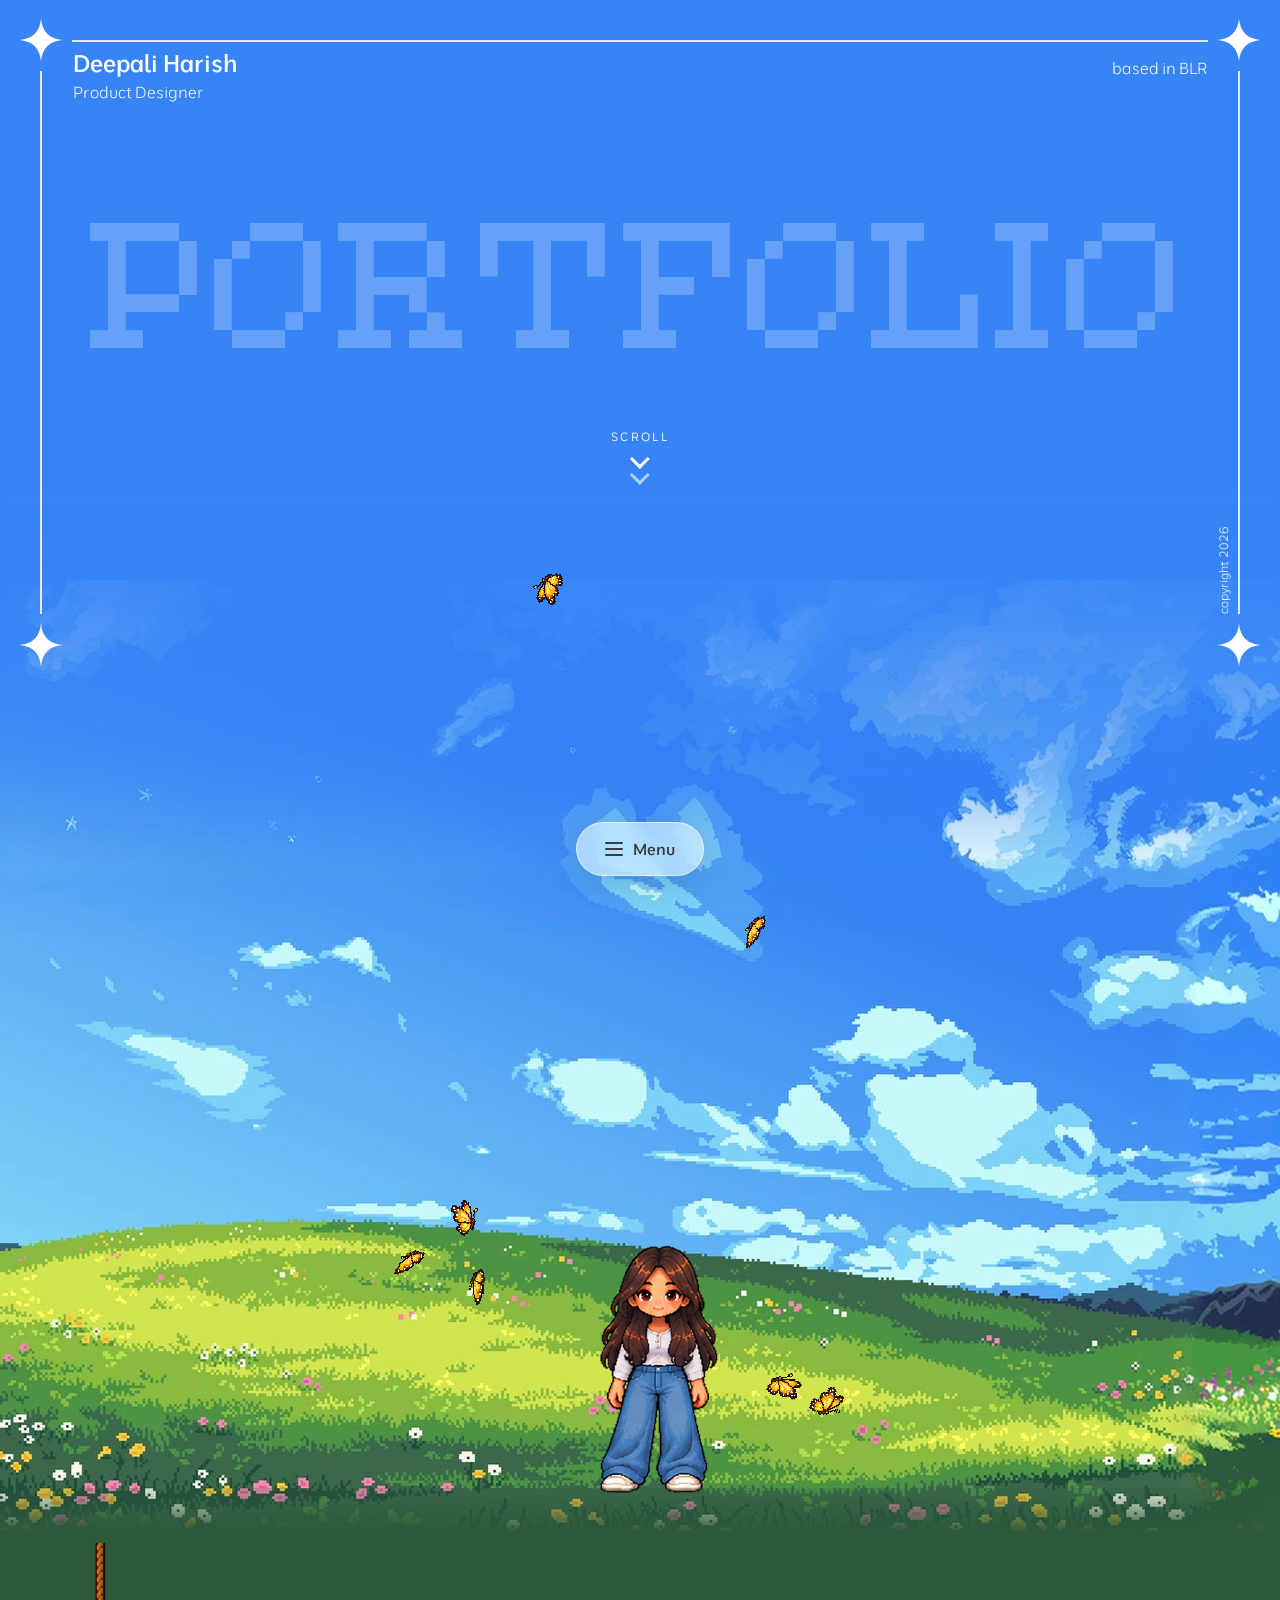
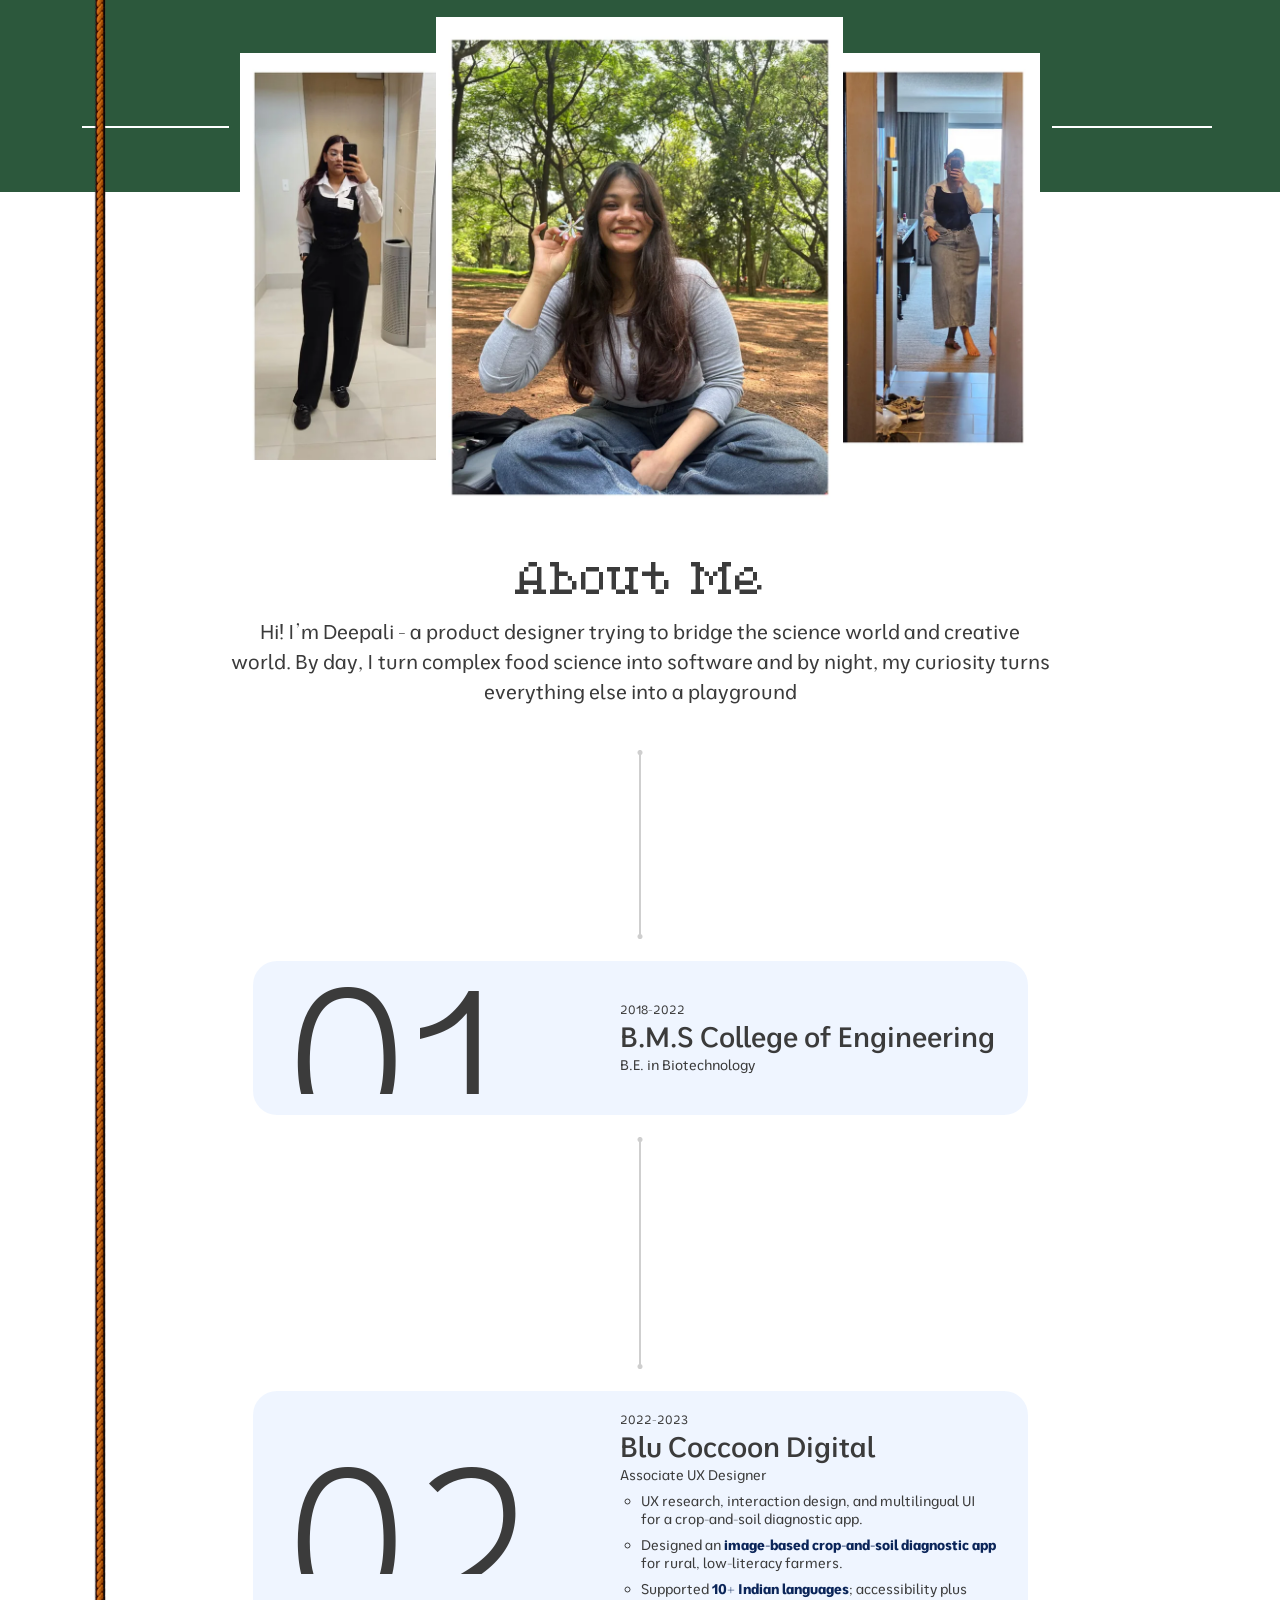
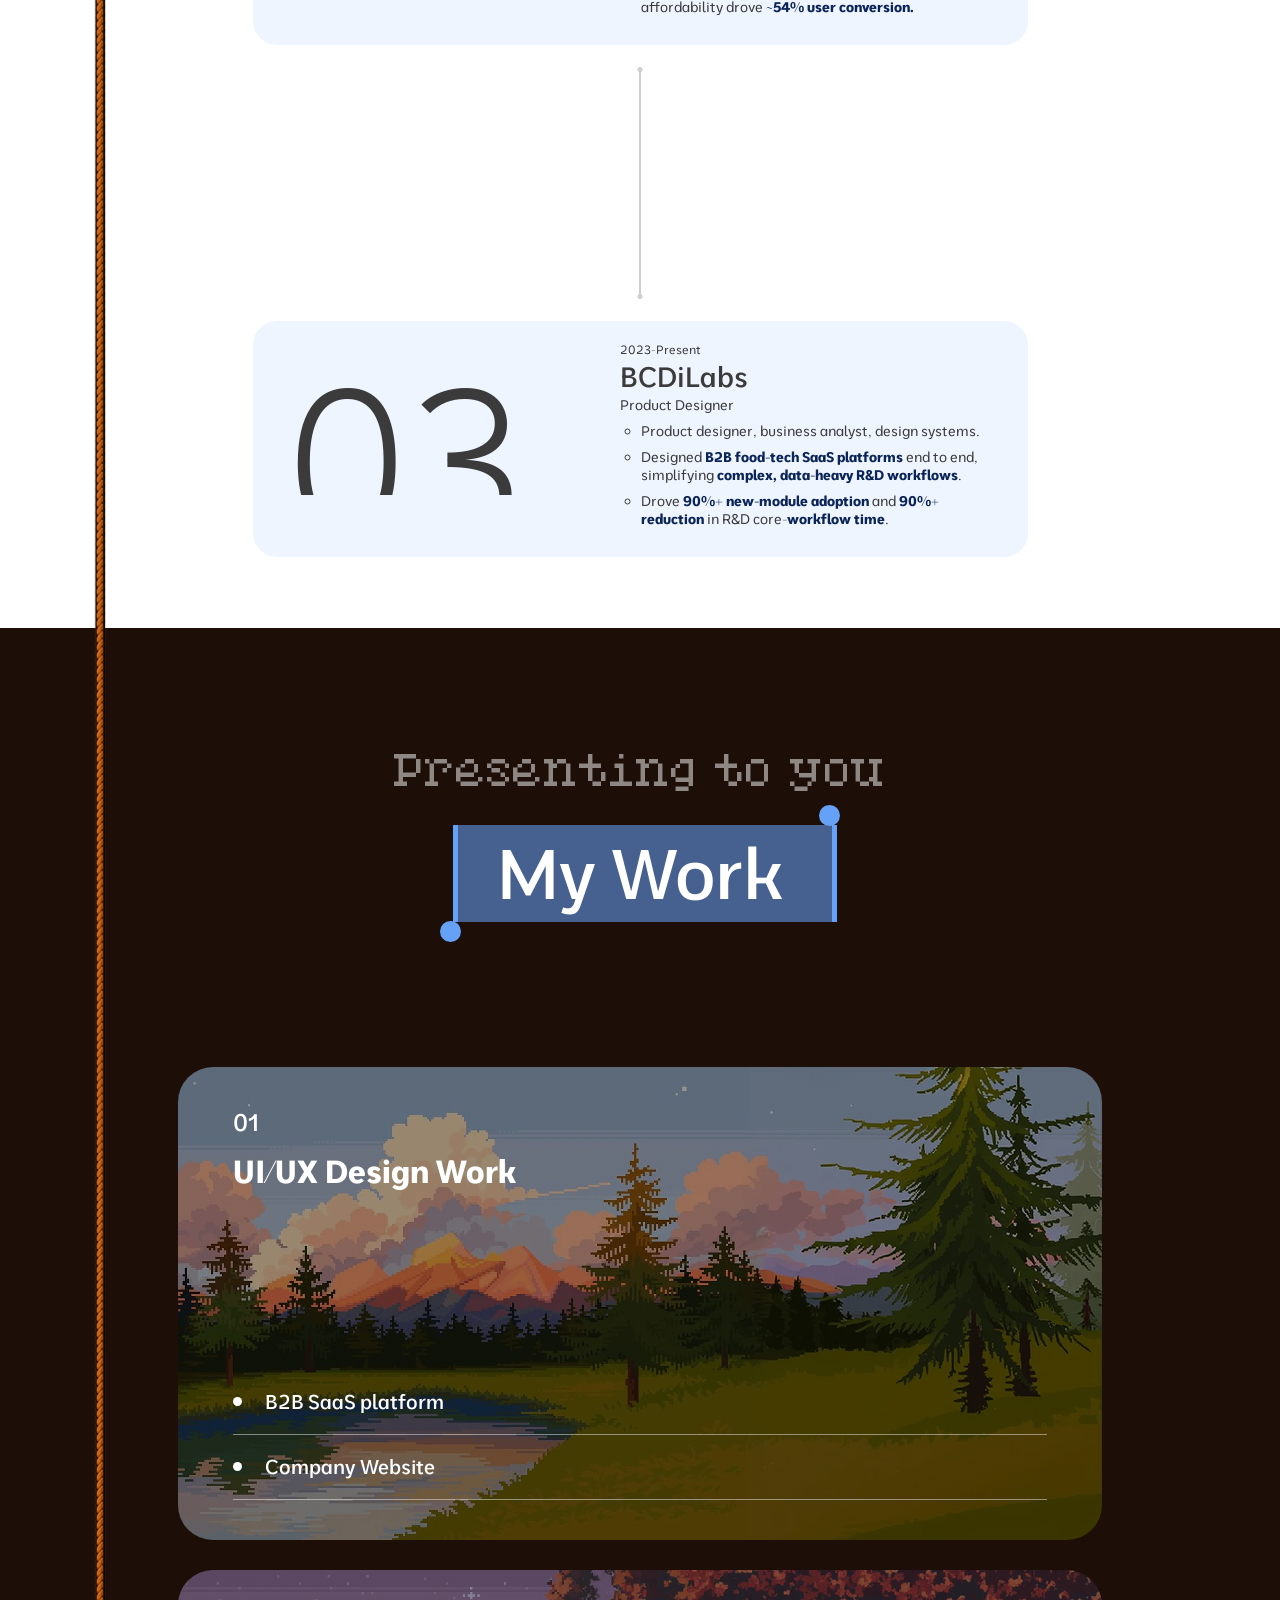
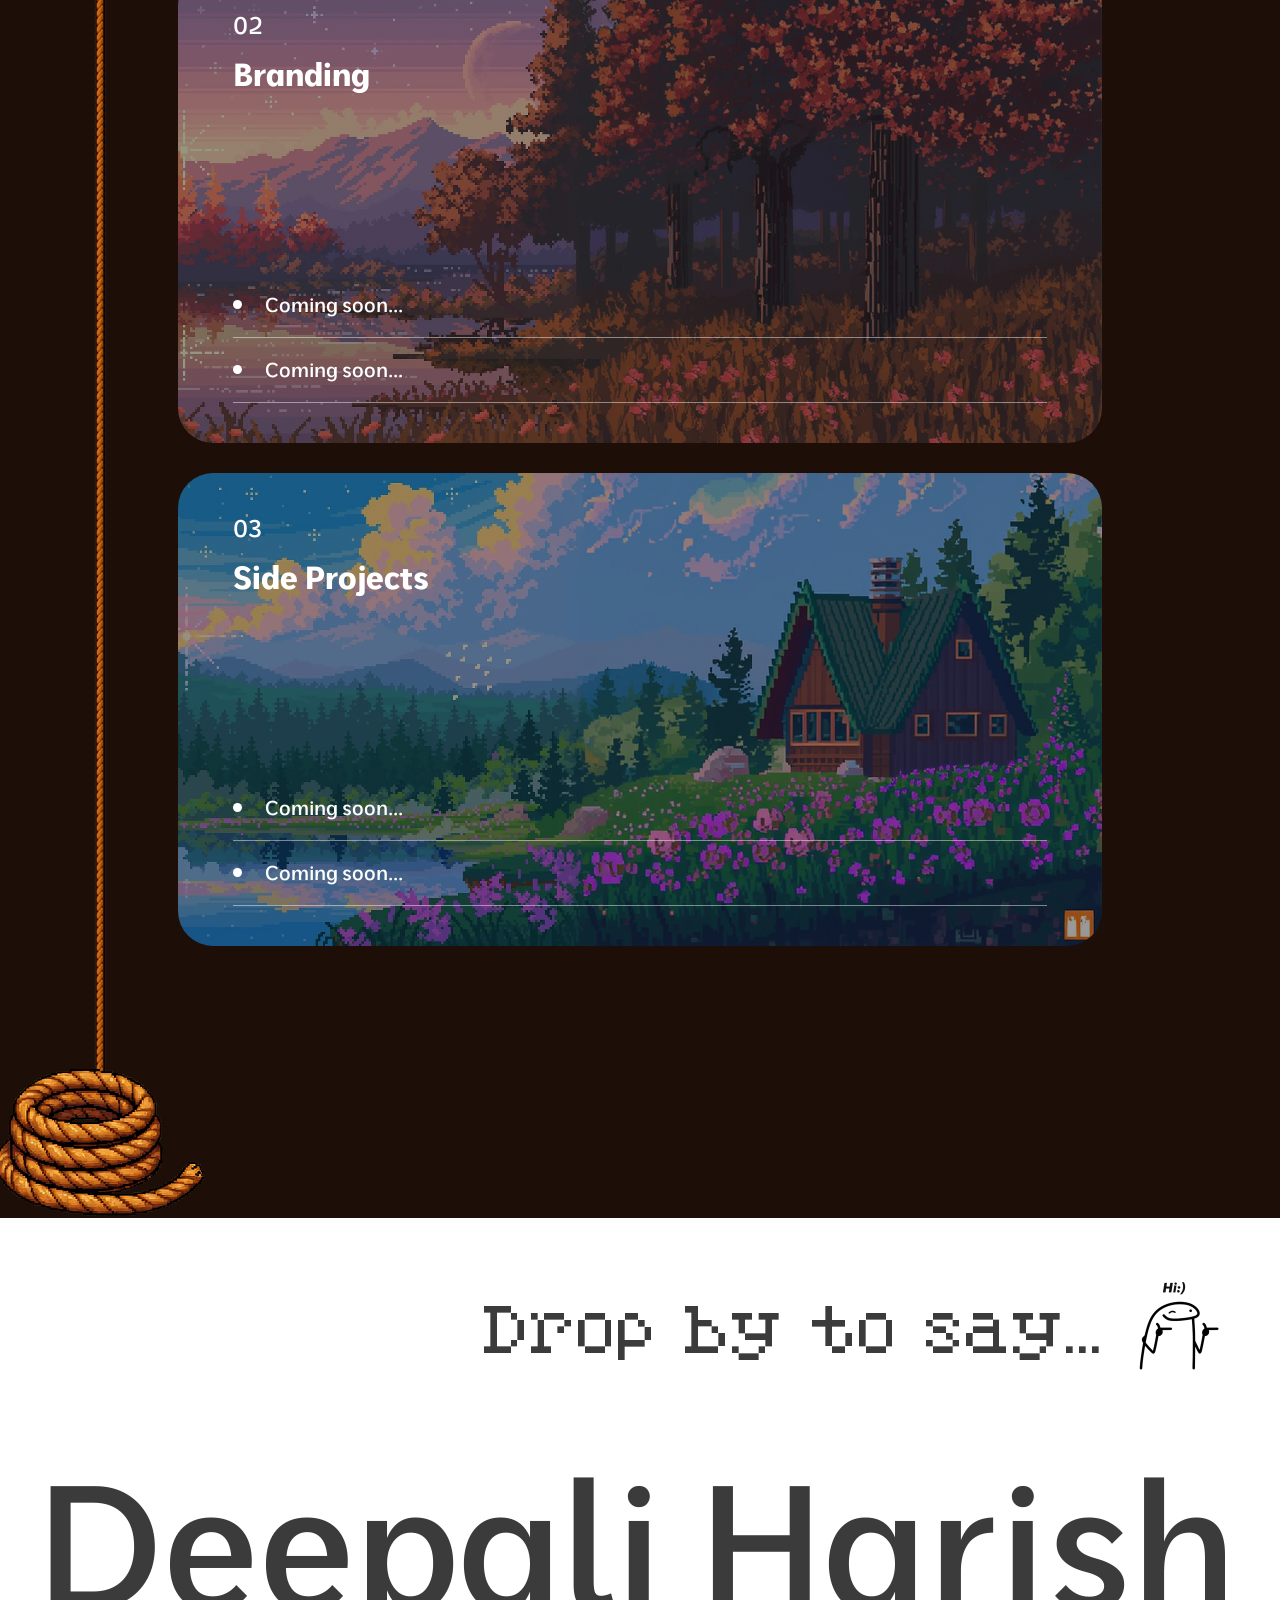
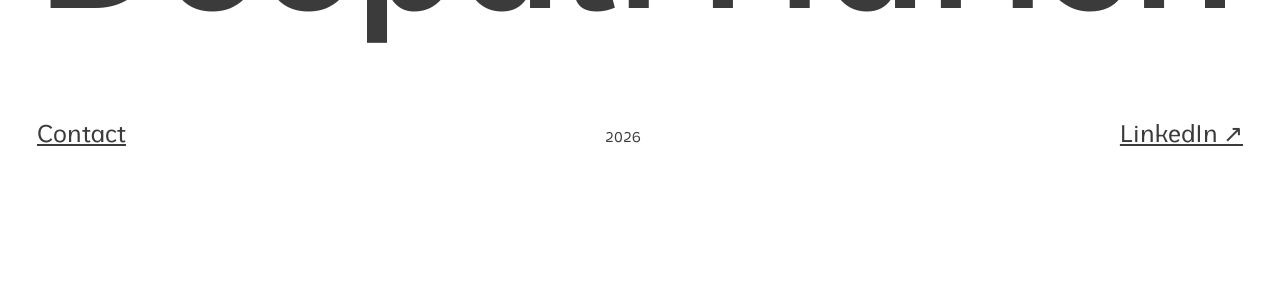
<file: index.html>
<!doctype html>
<html lang="en">
<head>
<meta charset="utf-8">
<meta name="viewport" content="width=device-width, initial-scale=1">
<title>Deepali Harish — Product Designer</title>
<meta name="description" content="Portfolio of Deepali Harish, product designer based in Bengaluru, bridging science and creative work.">
<link rel="preload" href="assets/img/hero-bg.webp" as="image">
<link rel="stylesheet" href="styles.css">
</head>
<body>

<header class="hero" id="top">
  <img class="hero-img" src="assets/img/hero-bg.webp" alt="" aria-hidden="true">
  <div class="hero-grad"></div>
  <div class="hero-frame">
    <span class="ln ln-top"></span><span class="ln ln-left"></span><span class="ln ln-right"></span>
    <svg class="star s1" viewBox="0 0 43 43" aria-hidden="true"><path d="M21.5 0C22.5 13 30 20.5 43 21.5C30 22.5 22.5 30 21.5 43C20.5 30 13 22.5 0 21.5C13 20.5 20.5 13 21.5 0Z"/></svg>
    <svg class="star s2" viewBox="0 0 43 43" aria-hidden="true"><path d="M21.5 0C22.5 13 30 20.5 43 21.5C30 22.5 22.5 30 21.5 43C20.5 30 13 22.5 0 21.5C13 20.5 20.5 13 21.5 0Z"/></svg>
    <svg class="star s3" viewBox="0 0 43 43" aria-hidden="true"><path d="M21.5 0C22.5 13 30 20.5 43 21.5C30 22.5 22.5 30 21.5 43C20.5 30 13 22.5 0 21.5C13 20.5 20.5 13 21.5 0Z"/></svg>
    <svg class="star s4" viewBox="0 0 43 43" aria-hidden="true"><path d="M21.5 0C22.5 13 30 20.5 43 21.5C30 22.5 22.5 30 21.5 43C20.5 30 13 22.5 0 21.5C13 20.5 20.5 13 21.5 0Z"/></svg>
    <div class="brand"><p class="brand-name">Deepali Harish</p><p class="brand-role">Product Designer</p></div>
    <p class="loc">based in BLR</p>
    <p class="copy">copyright 2026</p>
  </div>
  <div class="hero-inner">
    <h1 class="portfolio">PORTFOLIO</h1>
    <a class="scroll-hint" href="#about" aria-label="Scroll down"><span>scroll</span><i></i><i></i></a>
    <img id="hero-girl" class="px" src="assets/sprites/waving-standing.webp" alt="Pixel-art Deepali waving hello">
  </div>
</header>

<main>
  <section class="about" id="about">
    <div class="band"></div>
    <div class="wrap about-wrap">
      <span class="side-ln l"></span><span class="side-ln r"></span>
      <div class="photos">
        <img class="ph ph-l" src="assets/img/about-left.webp" alt="Deepali standing in an office corridor">
        <img class="ph ph-c" src="assets/img/about-center.webp" alt="Deepali sitting outdoors under trees">
        <img class="ph ph-r" src="assets/img/about-right.webp" alt="Deepali by a window">
      </div>
      <h2 class="pixel about-title">About Me</h2>
      <p class="about-text">Hi! I’m Deepali - a product designer trying to bridge the science world and creative world. By day, I turn complex food science into software and by night, my curiosity turns everything else into a playground</p>

      <ol class="tl">
        <li class="tl-ln"></li>
        <li class="tl-card">
          <div class="num"><span>01</span></div>
          <div class="tl-txt"><p class="yr">2018-2022</p><h3>B.M.S College of Engineering</h3><p class="role">B.E. in Biotechnology</p></div>
        </li>
        <li class="tl-ln tall"></li>
        <li class="tl-card">
          <div class="num"><span>02</span></div>
          <div class="tl-txt"><p class="yr">2022-2023</p><h3>Blu Coccoon Digital</h3><p class="role">Associate UX Designer</p>
            <ul>
              <li>UX research, interaction design, and multilingual UI for a crop-and-soil diagnostic app.</li>
              <li>Designed an <b>image-based crop-and-soil diagnostic app</b> for rural, low-literacy farmers.</li>
              <li>Supported <b>10+ Indian languages</b>; accessibility plus affordability drove <b>~54% user conversion.</b></li>
            </ul></div>
        </li>
        <li class="tl-ln tall"></li>
        <li class="tl-card">
          <div class="num"><span>03</span></div>
          <div class="tl-txt"><p class="yr">2023-Present</p><h3>BCDiLabs</h3><p class="role">Product Designer</p>
            <ul>
              <li>Product designer, business analyst, design systems.</li>
              <li>Designed <b>B2B food-tech SaaS platforms</b> end to end, simplifying <b>complex, data-heavy R&amp;D workflows</b>.</li>
              <li>Drove <b>90%+ new-module adoption</b> and <b>90%+ reduction</b> in R&amp;D core-<b>workflow time</b>.</li>
            </ul></div>
        </li>
      </ol>
    </div>
  </section>

  <section class="work" id="works">
    <div class="work-head">
      <p class="pixel presenting">Presenting to you</p>
      <div class="mw-box"><i class="dot d1"></i><i class="dot d2"></i><h2>My Work</h2></div>
    </div>
    <div class="cards">
      <article class="card" data-bg="assets/img/card-uiux.webp" style="--bg:url(assets/img/card-uiux.webp)">
        <div class="card-head"><p>01</p><h3>UI/UX Design Work</h3></div>
        <ul class="rows">
          <li><button class="row" data-project="b2b">B2B SaaS platform</button></li>
          <li><button class="row" data-project="website">Company Website</button></li>
        </ul>
      </article>
      <article class="card" data-bg="assets/img/card-branding.webp" style="--bg:url(assets/img/card-branding.webp)">
        <div class="card-head"><p>02</p><h3>Branding</h3></div>
        <ul class="rows"><li><span class="row">Coming soon...</span></li><li><span class="row">Coming soon...</span></li></ul>
      </article>
      <article class="card" data-bg="assets/img/card-side.webp" style="--bg:url(assets/img/card-side.webp)">
        <div class="card-head"><p>03</p><h3>Side Projects</h3></div>
        <ul class="rows"><li><span class="row">Coming soon...</span></li><li><span class="row">Coming soon...</span></li></ul>
      </article>
    </div>
    <img id="landing" class="px" src="assets/sprites/tired-standing-01.webp" alt="Pixel-art Deepali, tired after the climb" hidden>
  </section>
</main>

<footer class="foot" id="contact">
  <div class="wrap foot-wrap">
    <div class="hi-row">
      <p class="pixel drop">Drop by to say...</p>
      <div class="hi">
        <button class="hi-btn" aria-label="Say hi — show email"><img src="assets/img/hi-sticker.webp" alt=""></button>
        <div class="bubble glass" hidden><span>deepaliharish21w@gmail.com</span><button class="copy-btn">Copy</button></div>
      </div>
    </div>
    <p class="big-name">Deepali Harish</p>
    <div class="foot-row">
      <a class="mail" href="mailto:deepaliharish21w@gmail.com">Contact</a>
      <span class="yr26">2026</span>
      <a class="mail li" href="https://www.linkedin.com/in/deepali-harish-3644b6247" target="_blank" rel="noopener">LinkedIn ↗</a>
    </div>
  </div>
</footer>

<!-- rope scroller (positioned by main.js) -->
<div id="rope" aria-hidden="true"><div class="rope-line"></div><img class="pile px" src="assets/sprites/rope-pile.webp" alt=""></div>
<img id="climber" class="px" src="assets/sprites/climb-01.webp" alt="" aria-hidden="true">
<div id="flies" aria-hidden="true"></div>

<nav class="menu glass" aria-label="Main">
  <button class="menu-toggle" aria-expanded="false"><svg viewBox="0 0 18 14" aria-hidden="true"><path d="M1 1h16M1 7h16M1 13h16"/></svg>Menu</button>
  <div class="menu-items"><a href="#about">About</a><a href="#works">Works</a><a href="#contact">Contact</a></div>
</nav>

<div class="toast glass" role="status" hidden>Email copied</div>

<div class="modal" hidden>
  <div class="modal-panel" role="dialog" aria-modal="true" aria-labelledby="m-title">
    <button class="m-close" aria-label="Close">&times;</button>
    <div class="m-scroll"></div>
  </div>
</div>

<script src="main.js"></script>
</body>
</html>
</file>
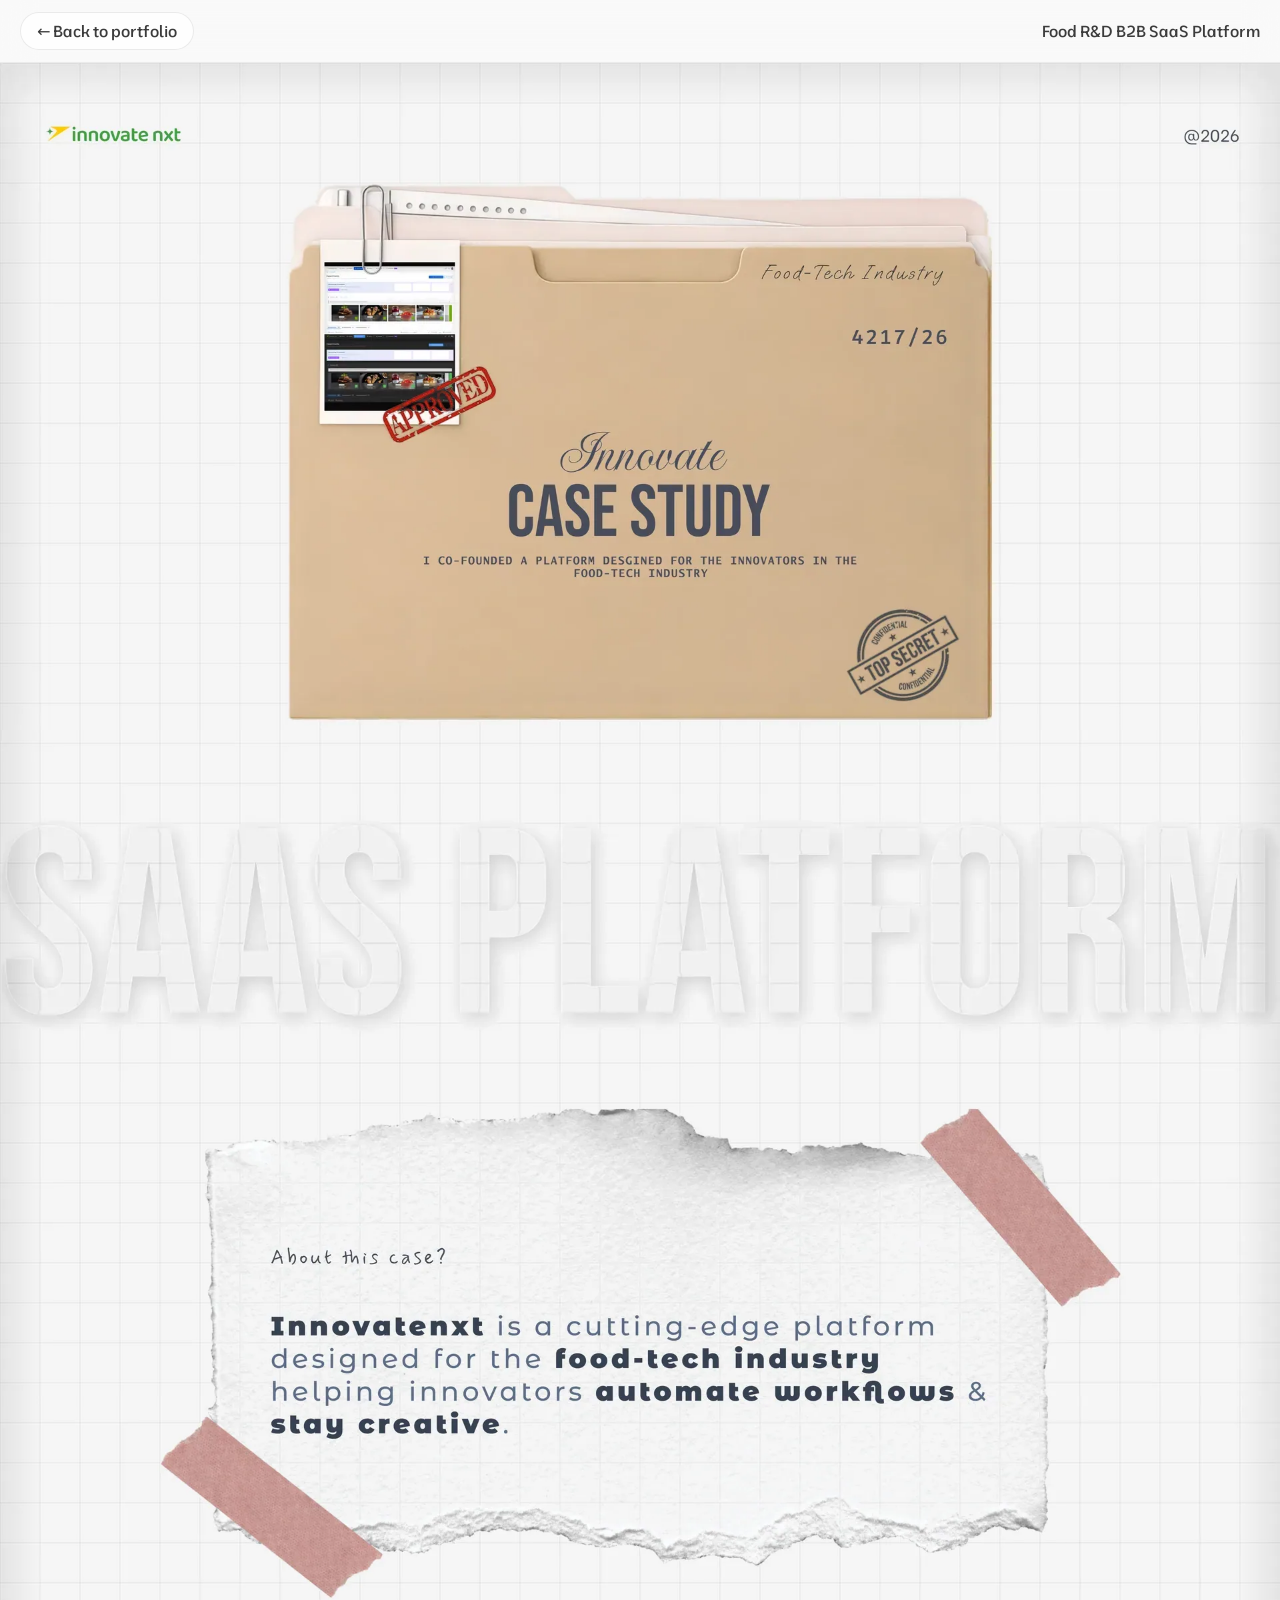
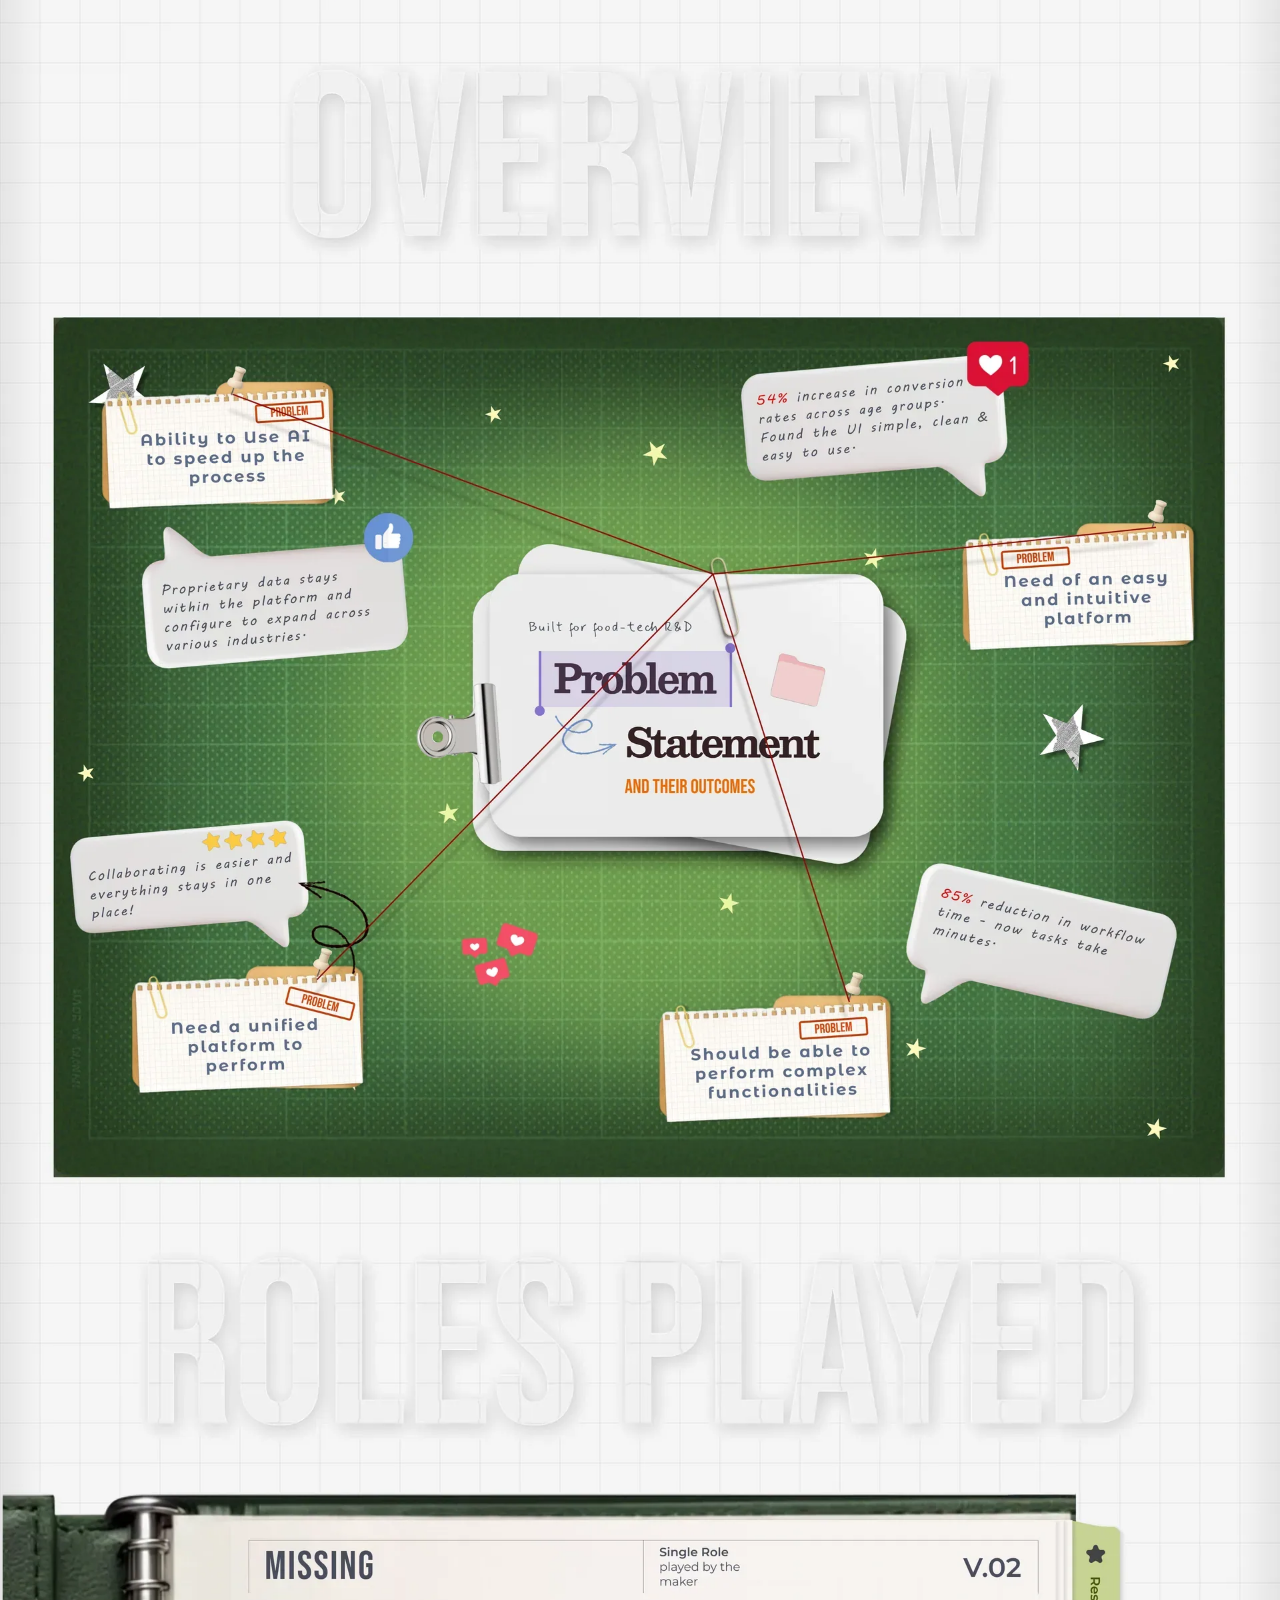
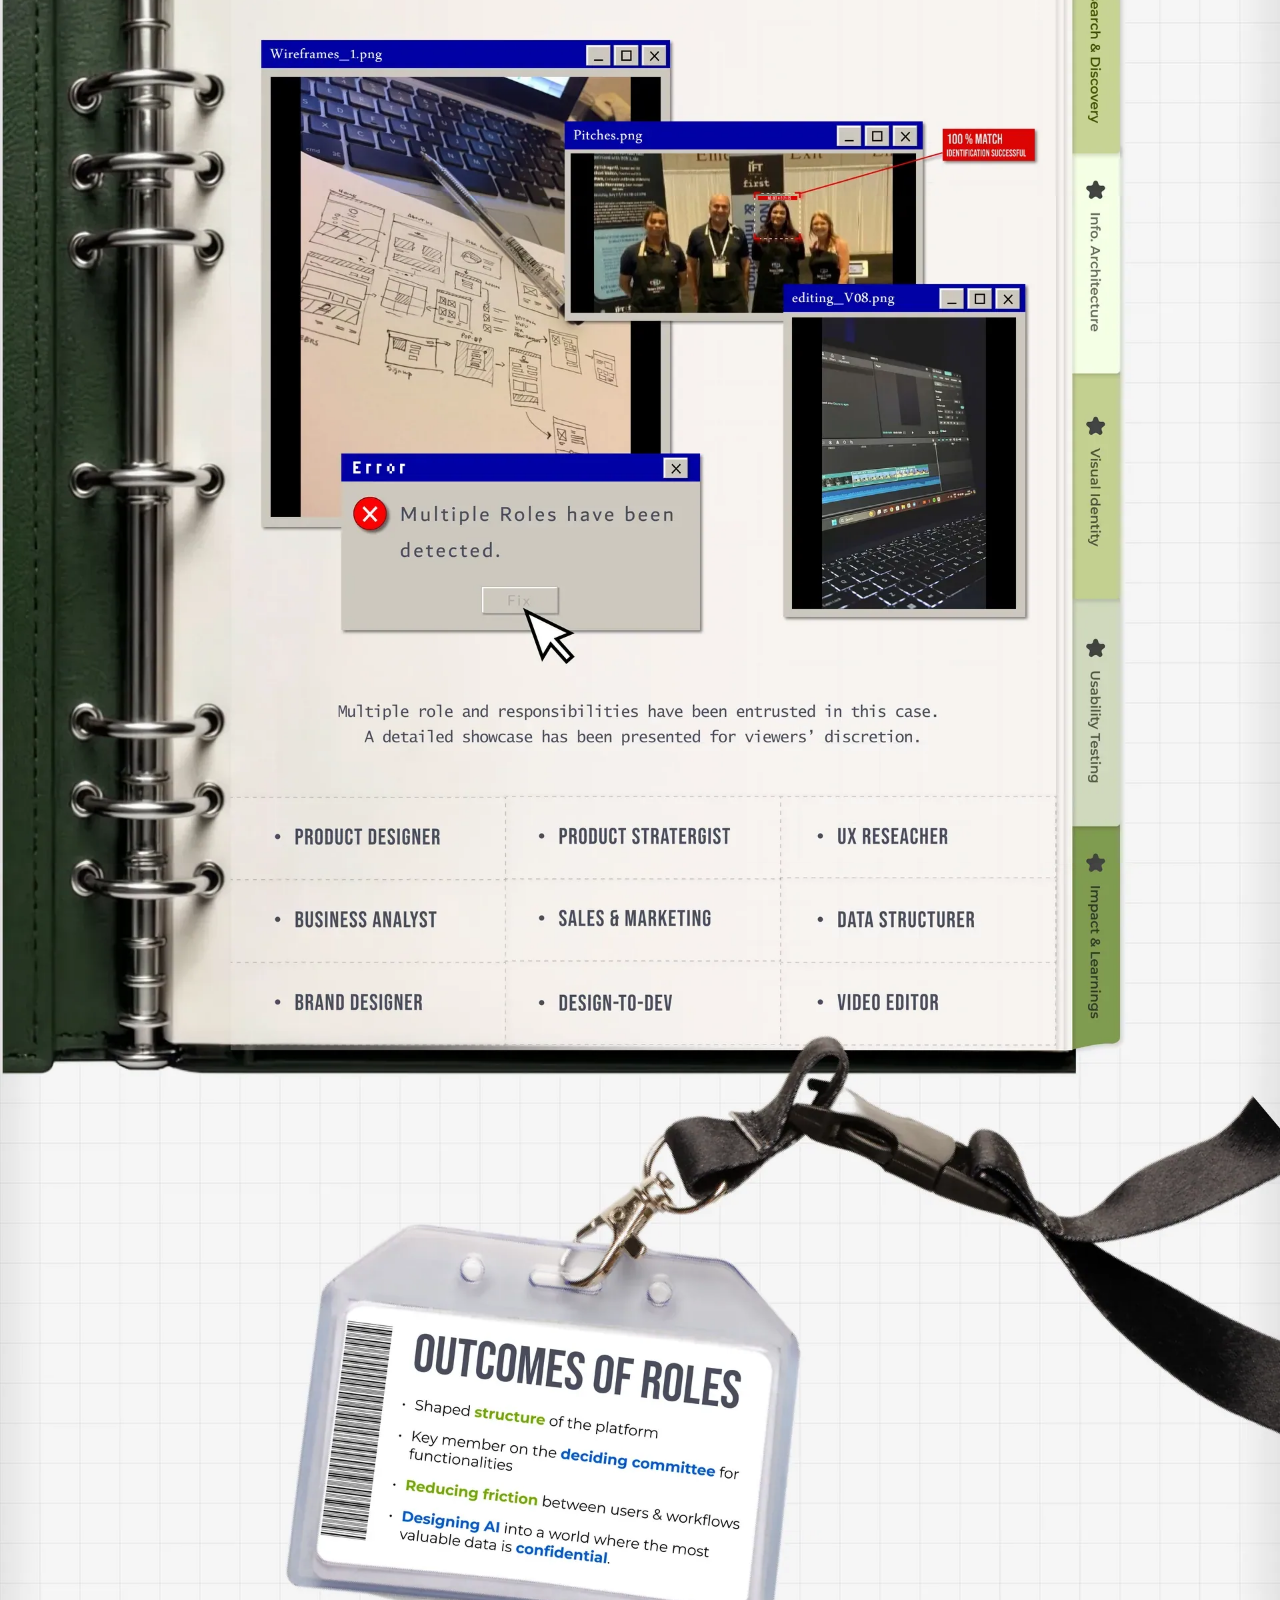
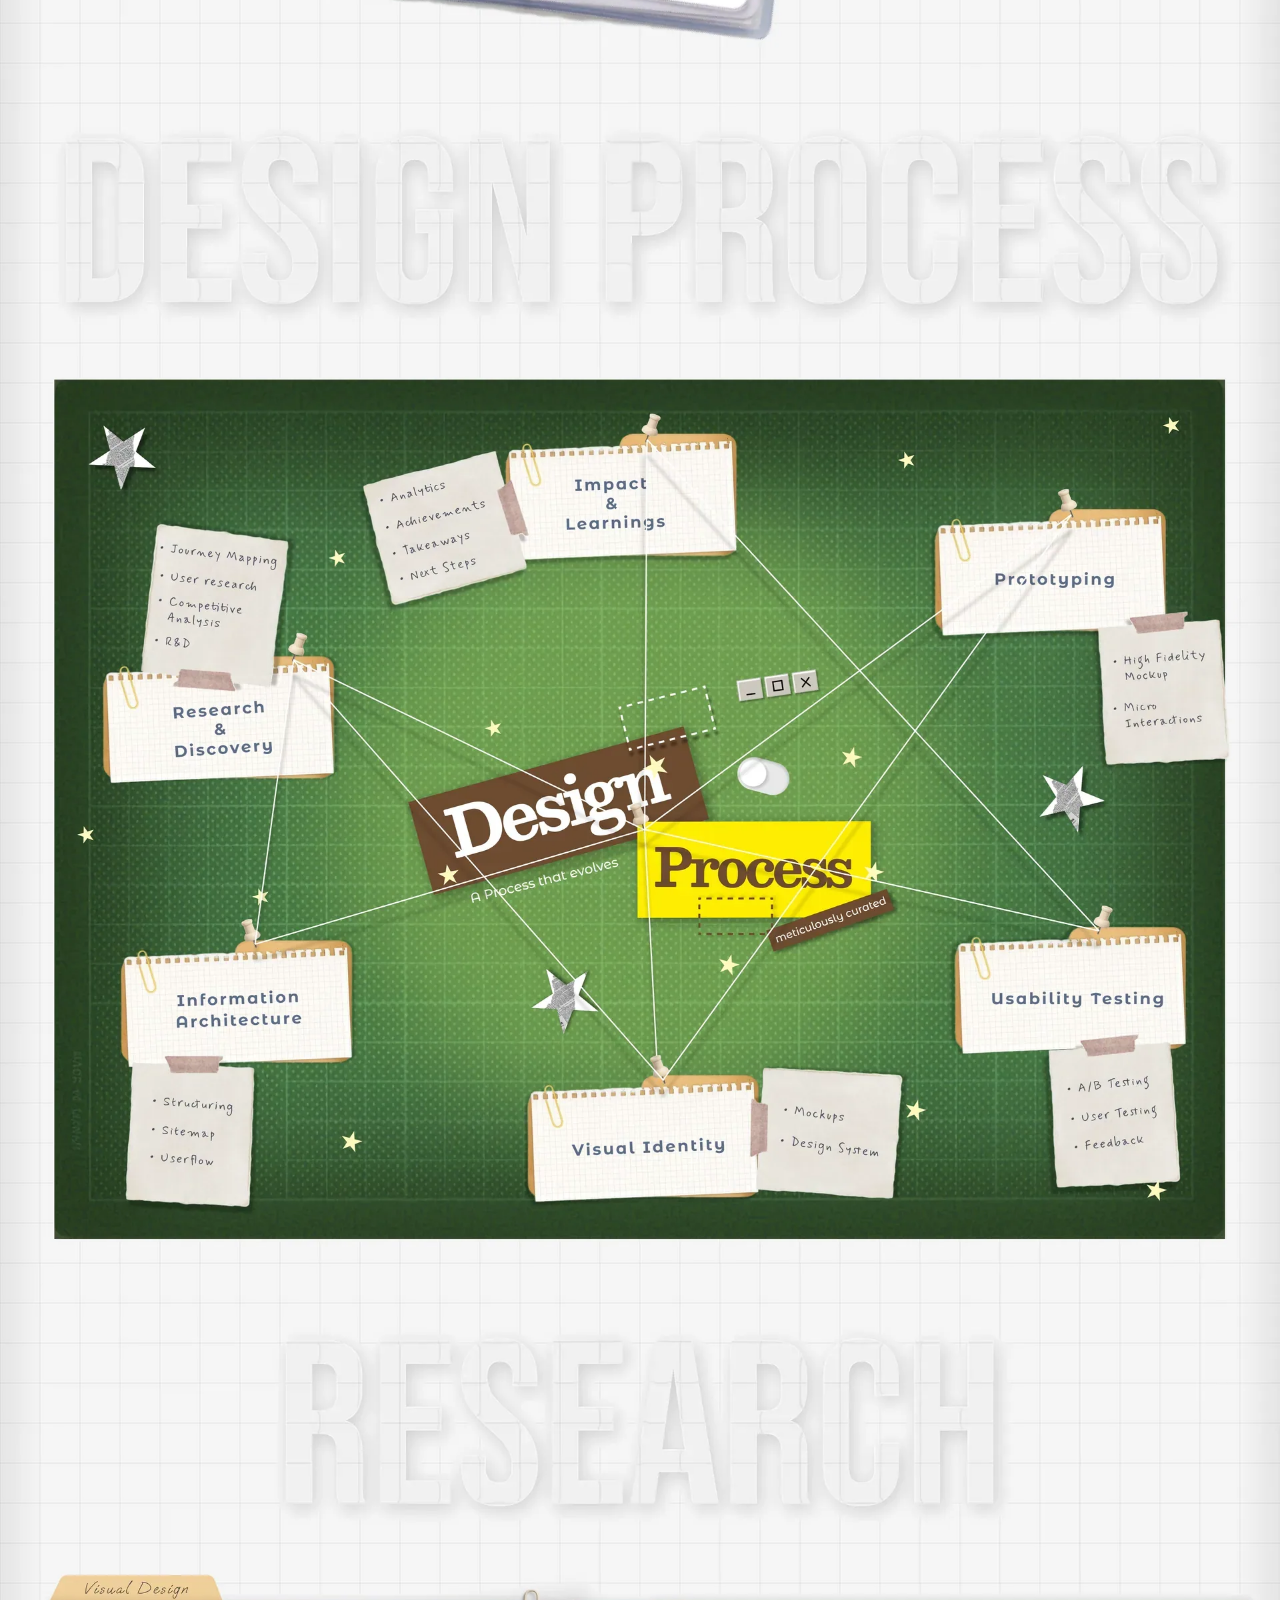
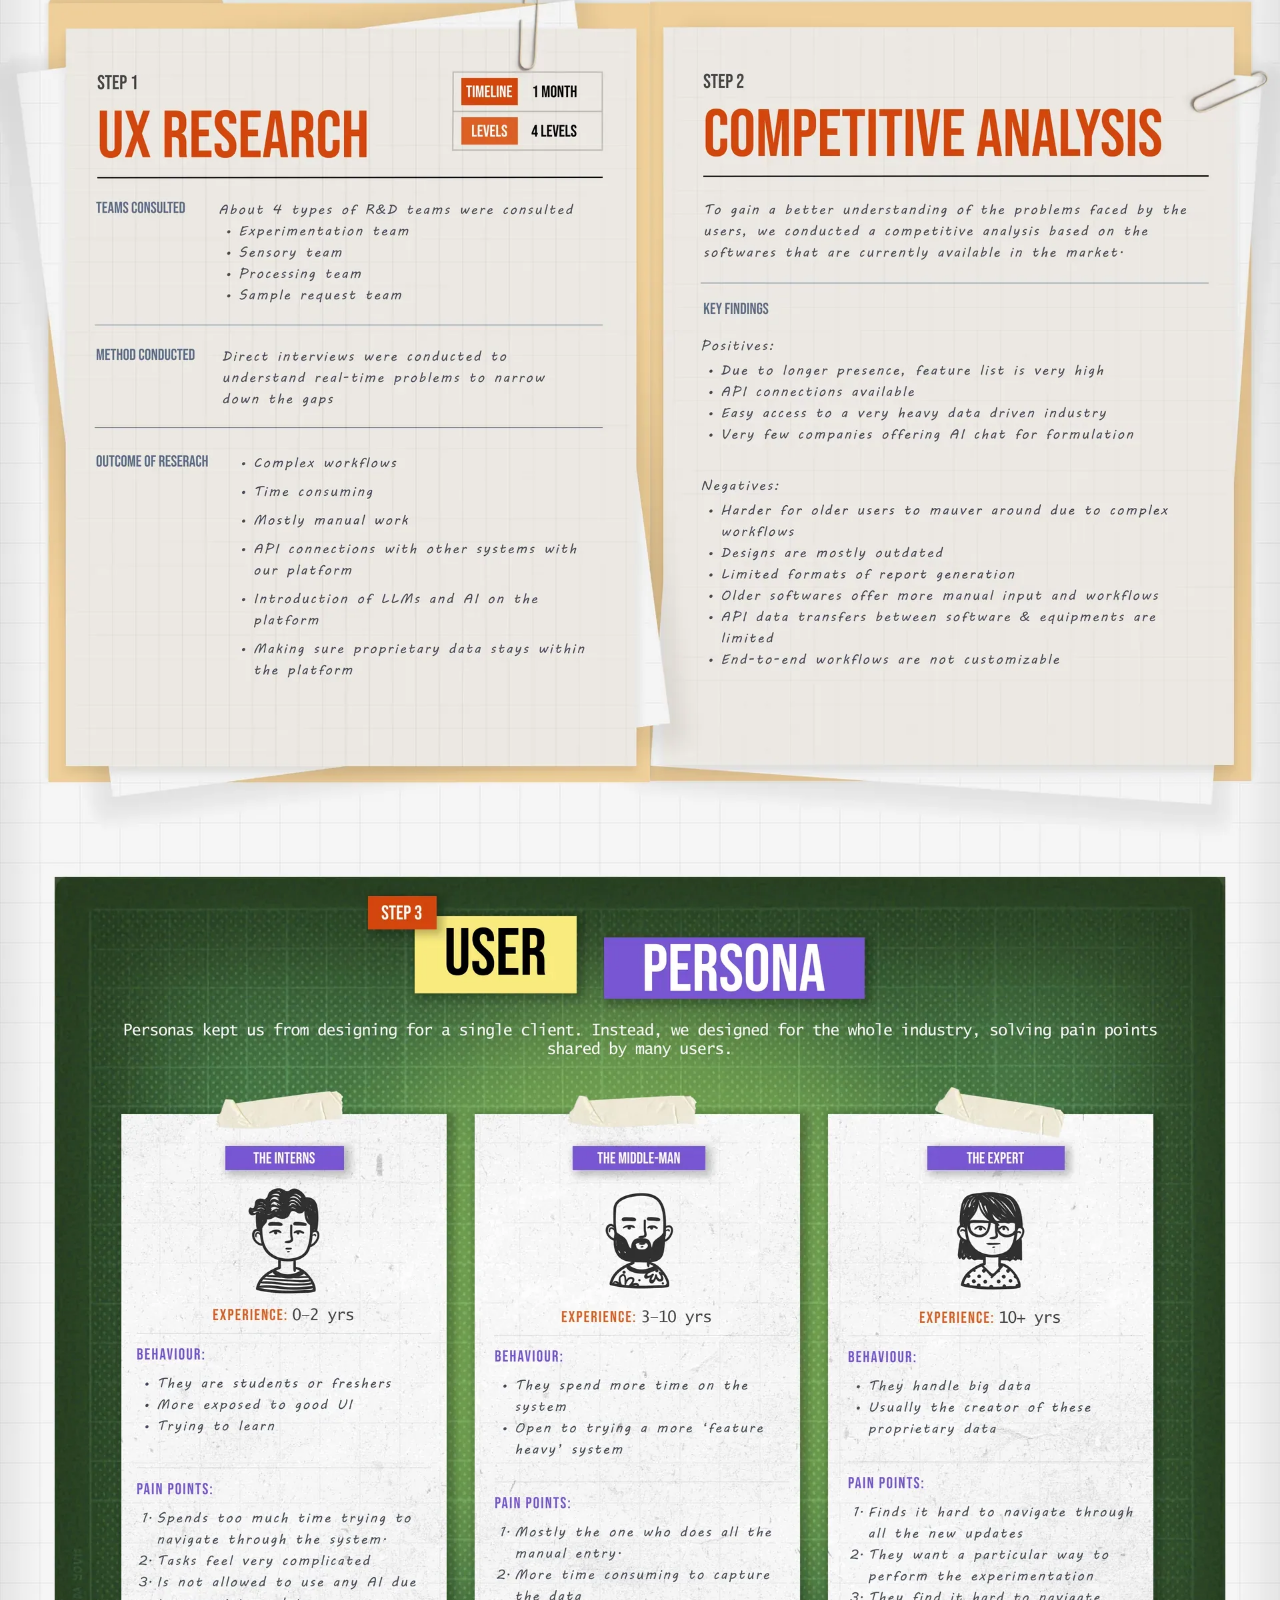
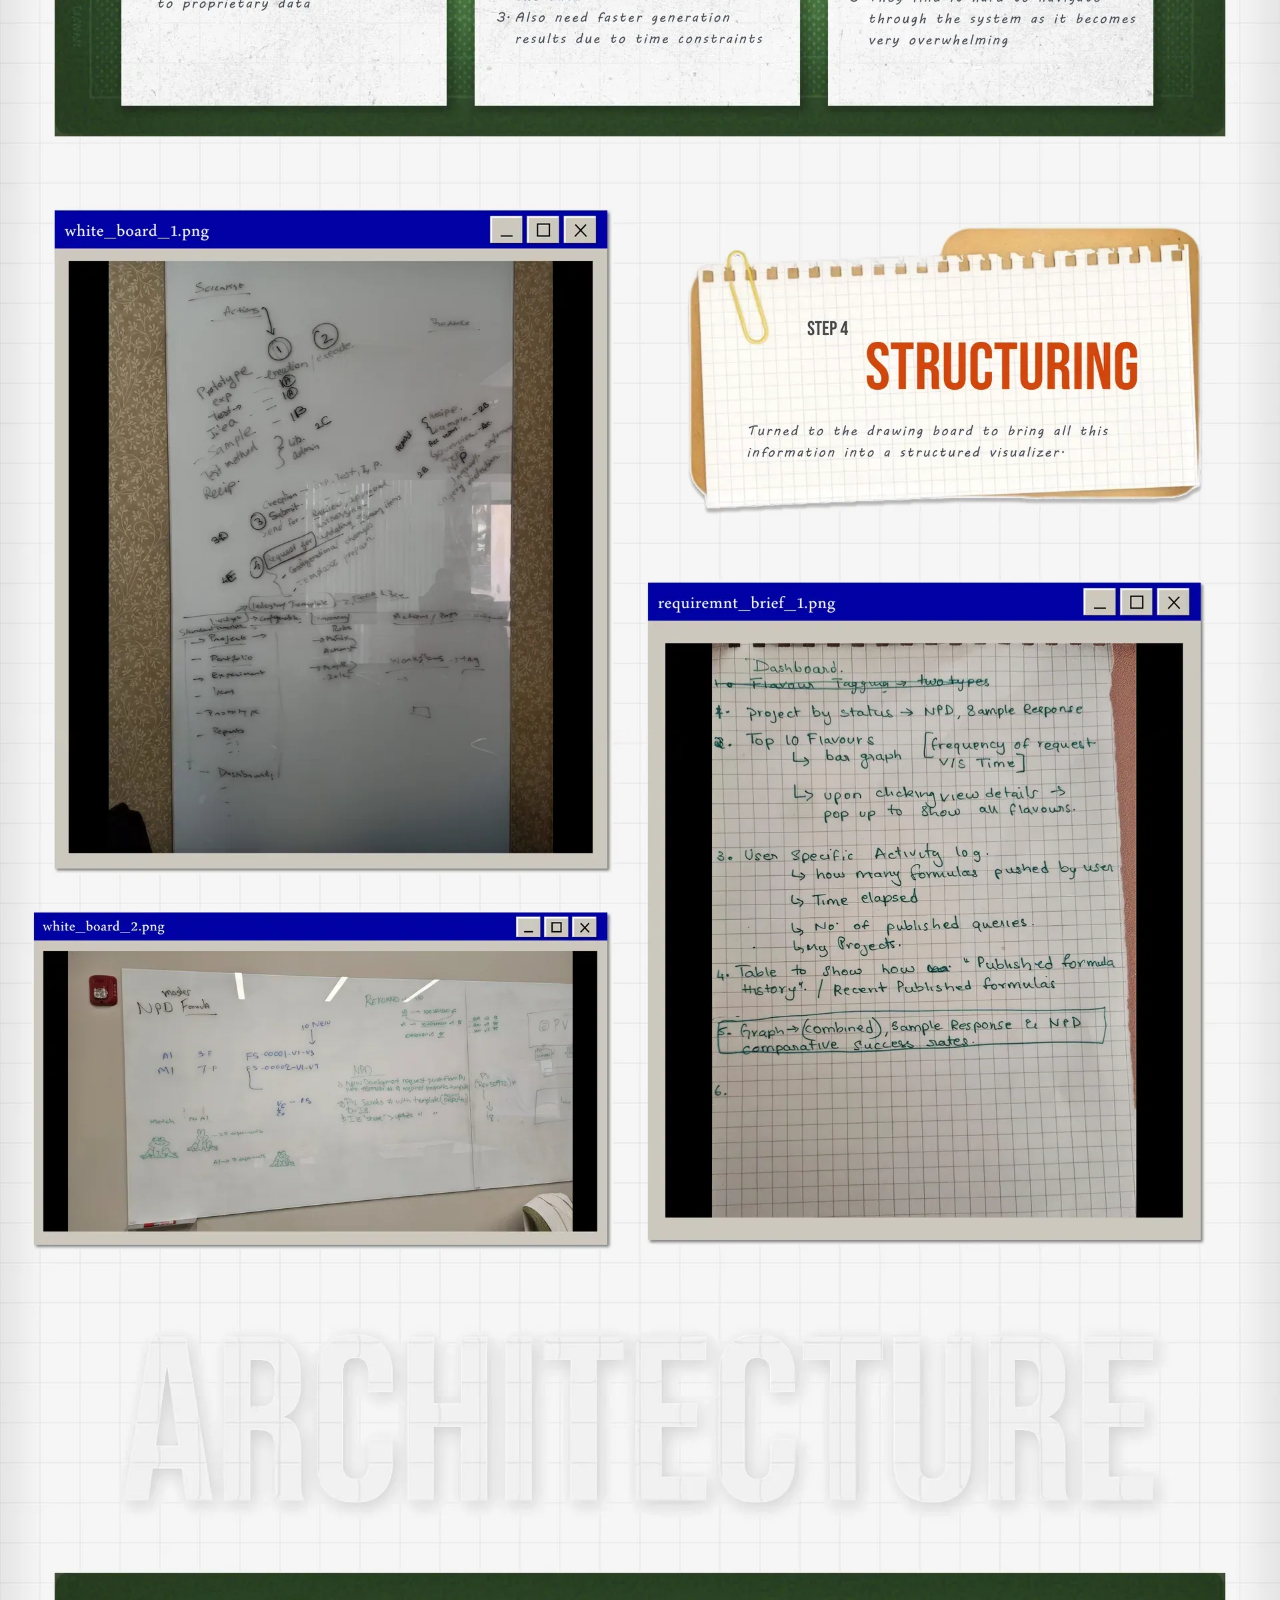
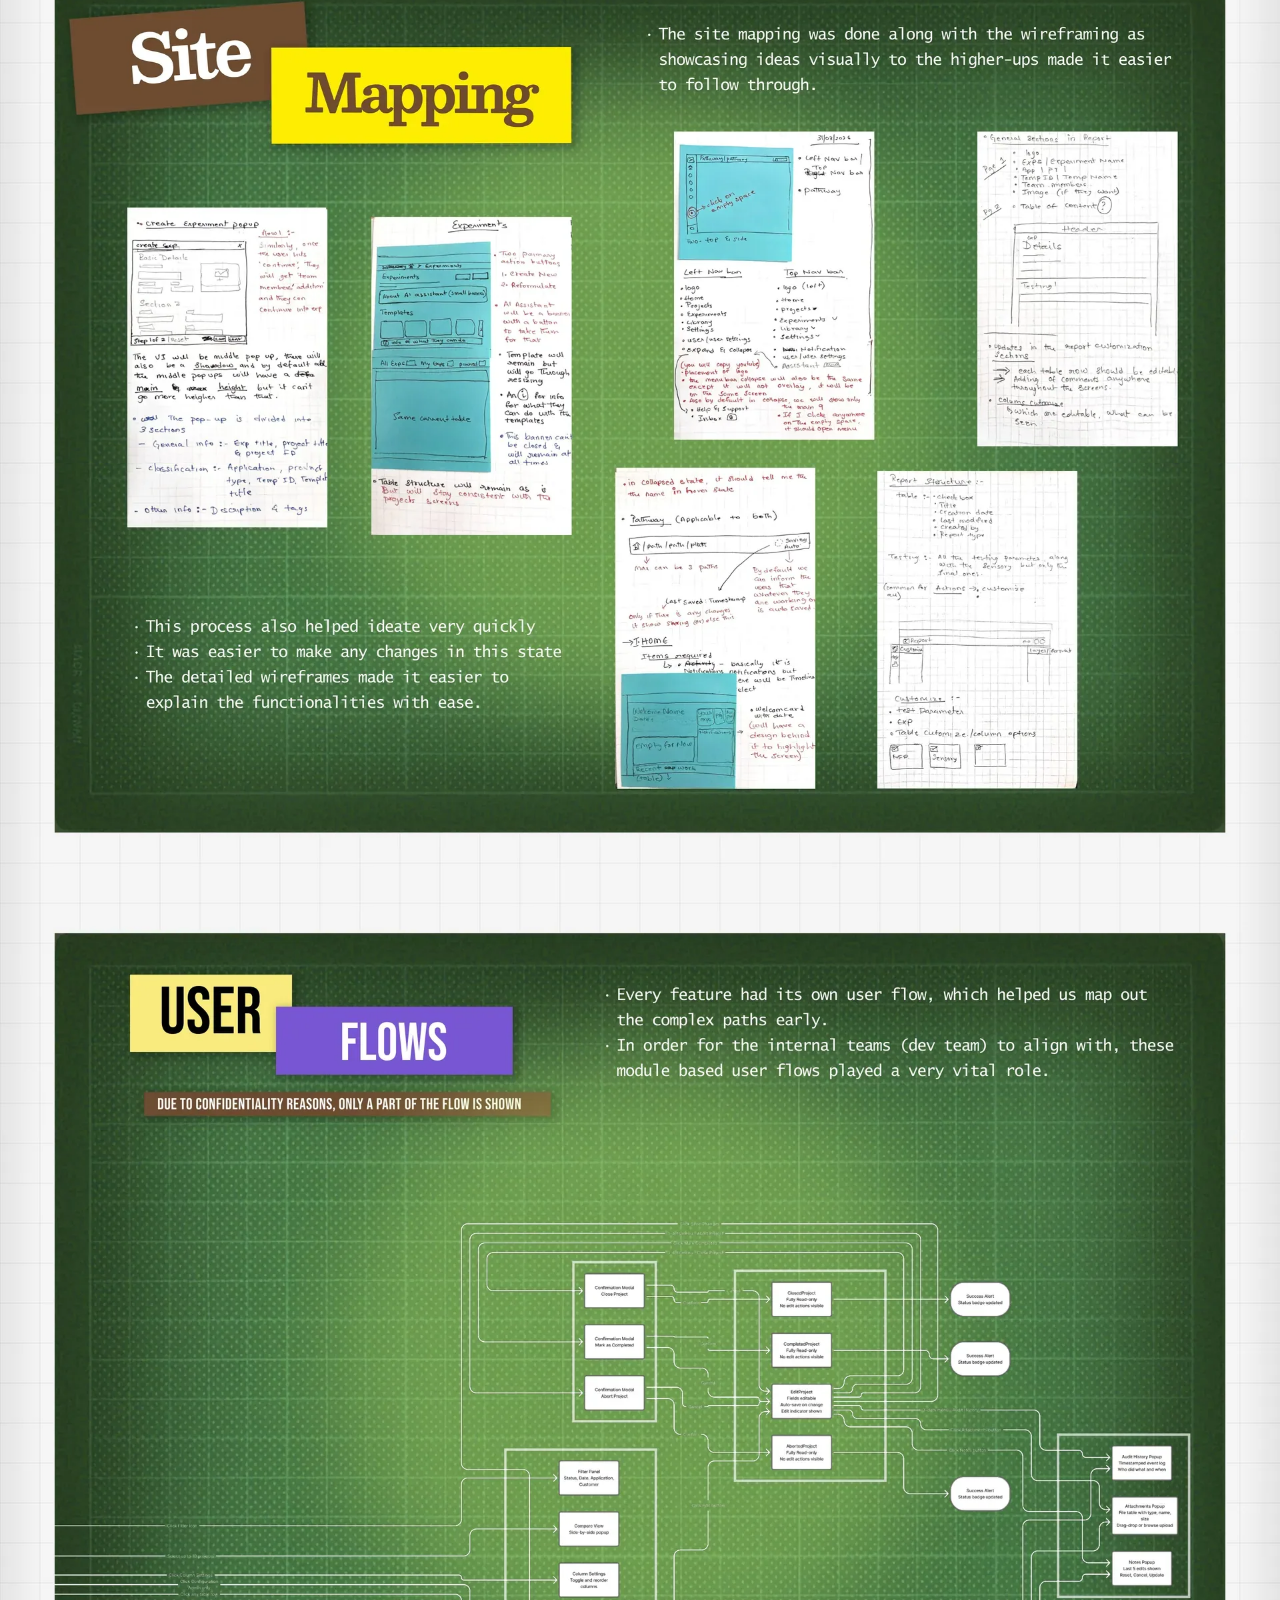
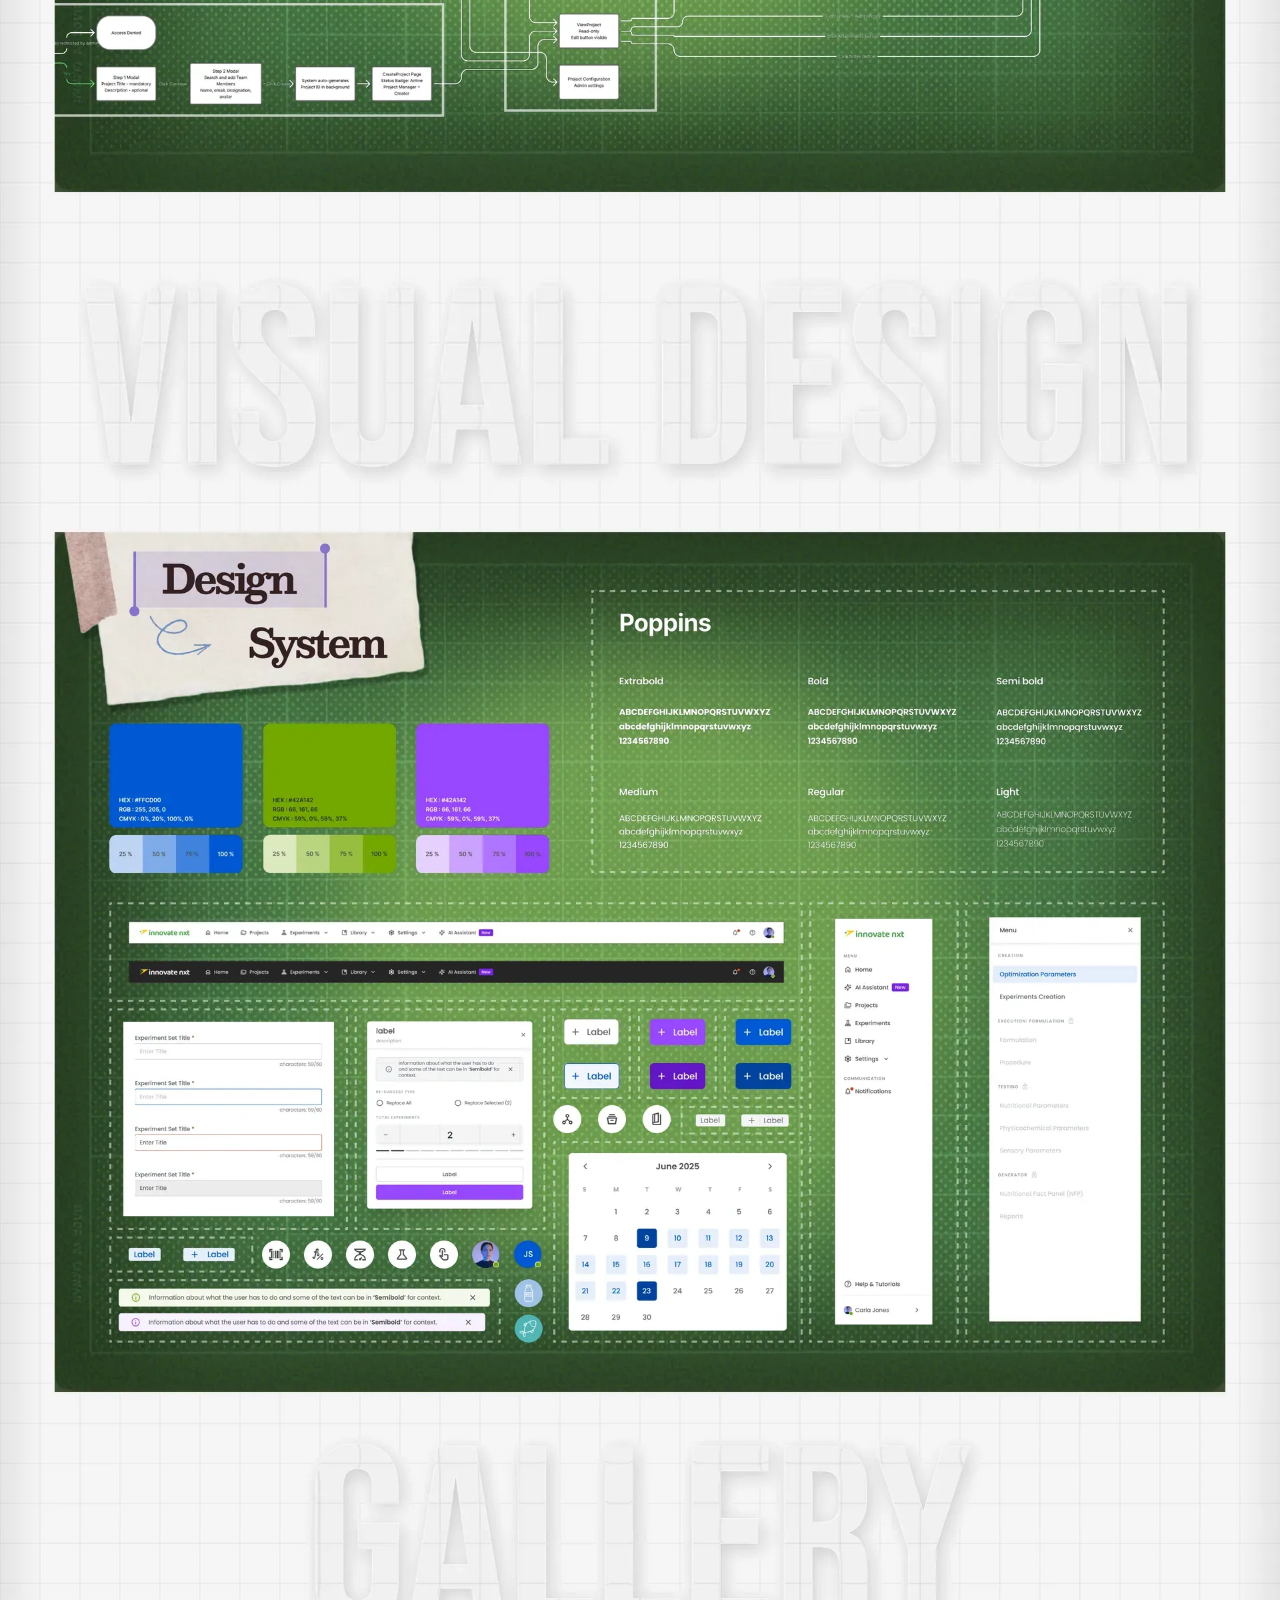
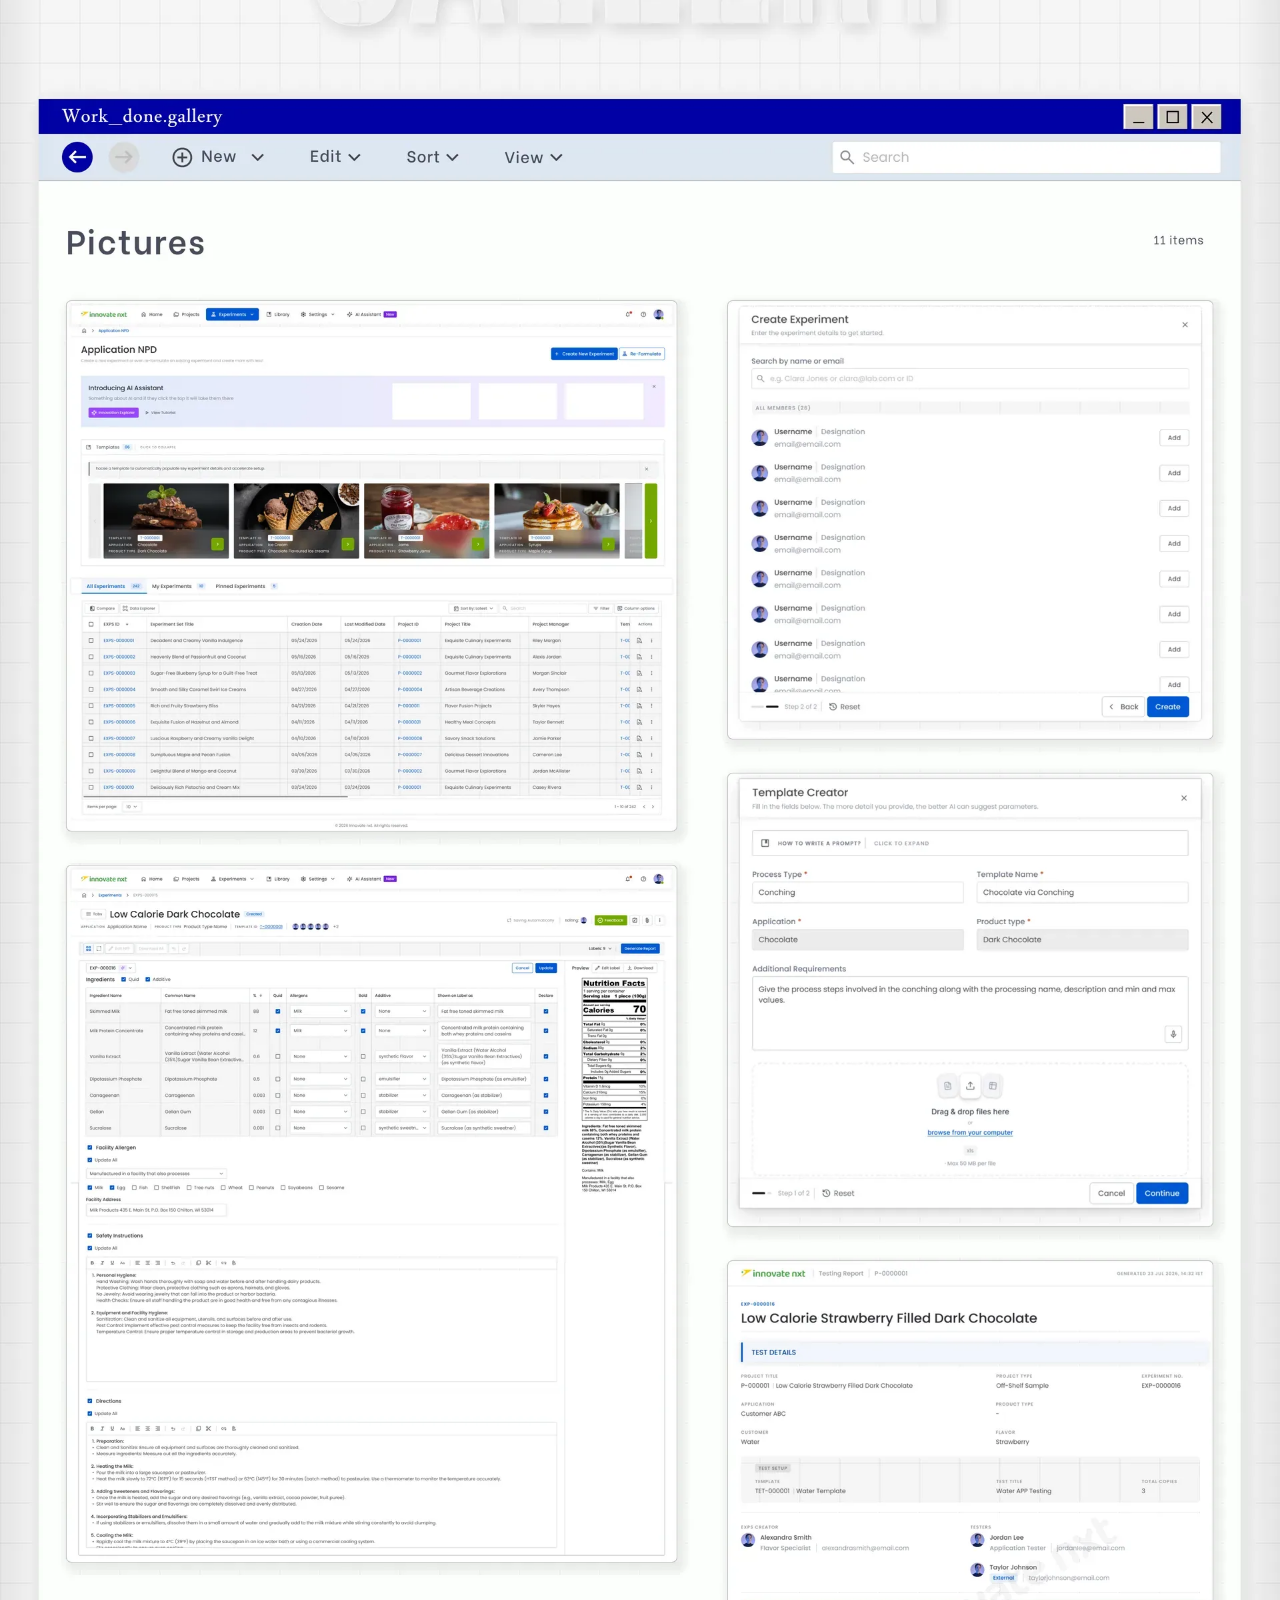
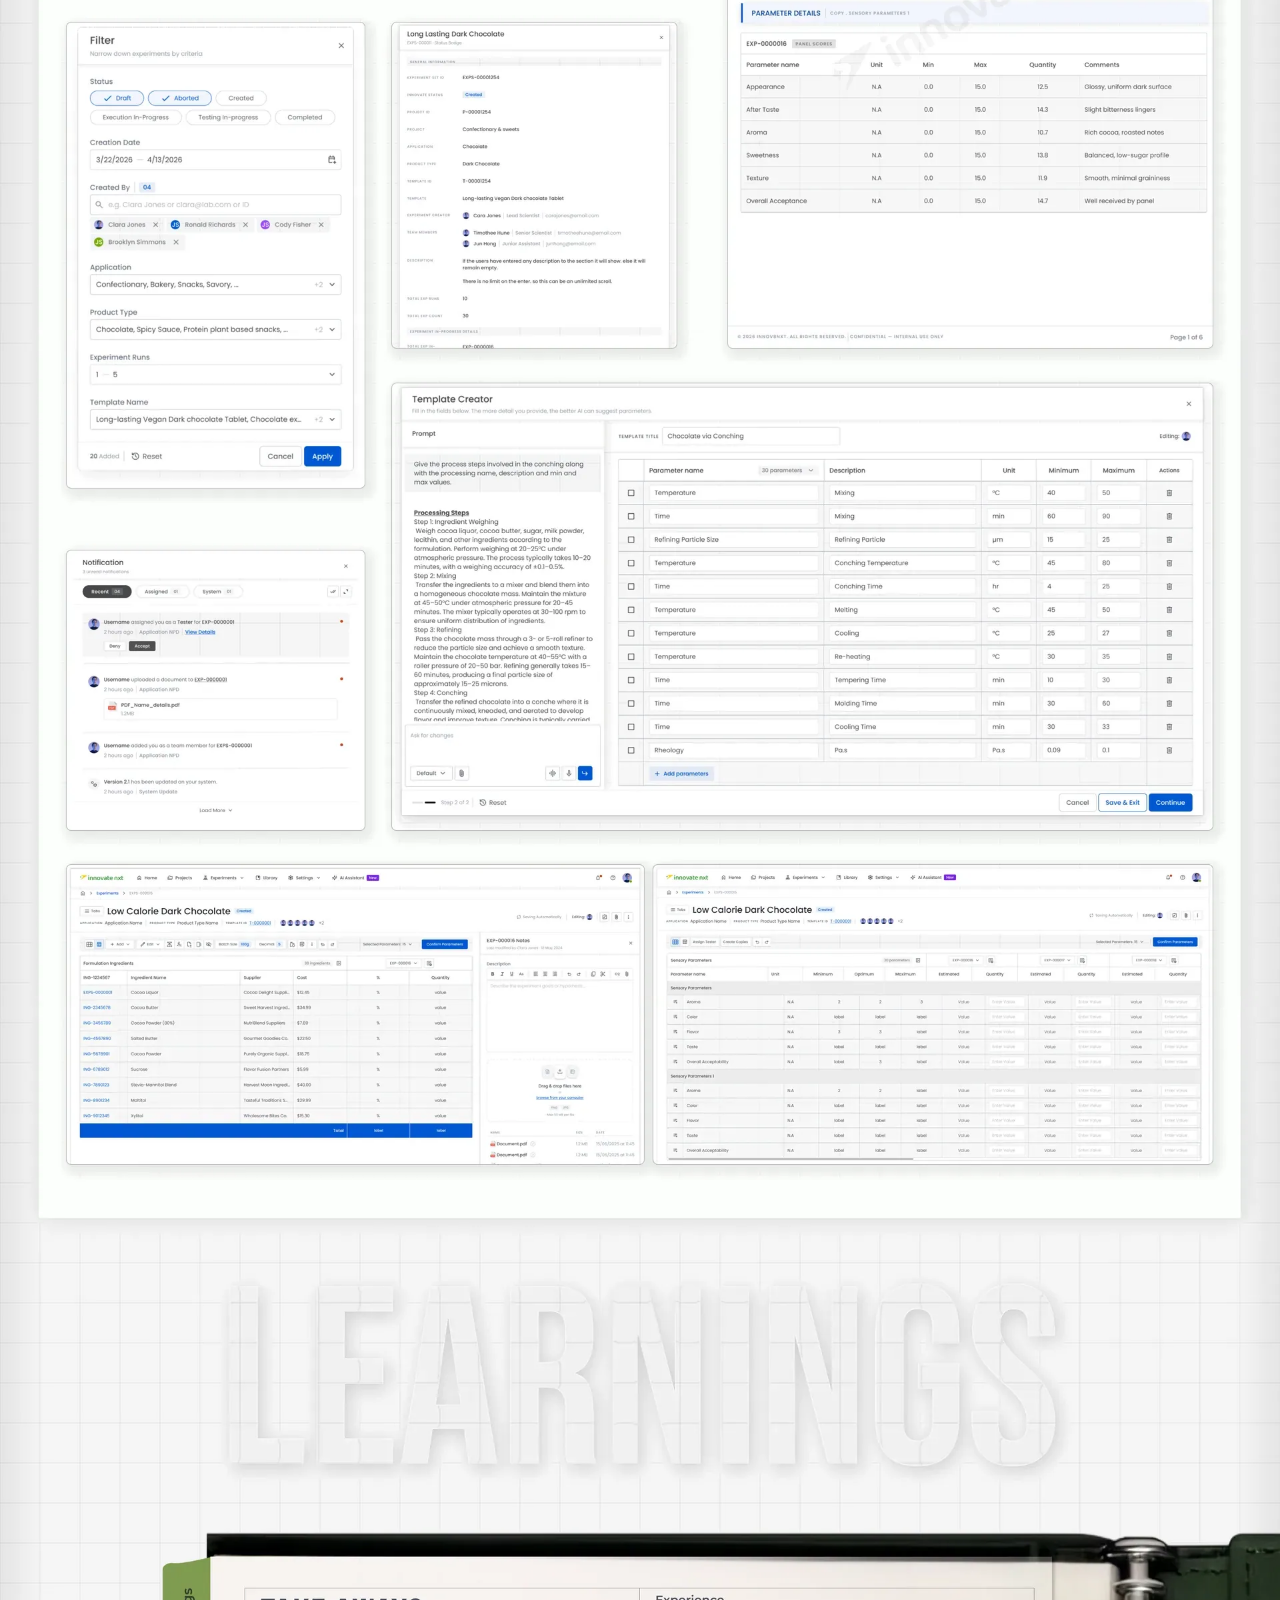
<file: case-study.html>
<!doctype html>
<html lang="en">
<head>
<meta charset="utf-8">
<meta name="viewport" content="width=device-width, initial-scale=1">
<title>Food R&amp;D B2B SaaS Platform — Case Study · Deepali Harish</title>
<meta name="description" content="Case study: Innovatenxt, a workflow-automation platform for food-tech R&amp;D, designed end to end by Deepali Harish.">
<style>
@font-face{font-family:Moderustic;src:url(assets/fonts/moderustic-500.woff2) format("woff2");font-weight:500;font-display:swap}
*{box-sizing:border-box}
html,body{overscroll-behavior-x:none}
body{margin:0;background:#ececec;font-family:Moderustic,system-ui,sans-serif;color:#3b3b3b}
.bar{position:sticky;top:0;z-index:2;display:flex;justify-content:space-between;align-items:center;gap:12px;padding:12px 20px;background:rgba(255,255,255,.7);-webkit-backdrop-filter:blur(16px);backdrop-filter:blur(16px);border-bottom:1px solid rgba(0,0,0,.06);font-weight:500}
.bar a{color:#3b3b3b;text-decoration:none;padding:8px 16px;border-radius:999px;background:rgba(255,255,255,.8);border:1px solid rgba(0,0,0,.08);white-space:nowrap}
.bar a:hover{background:#fff}
.bar span{overflow:hidden;text-overflow:ellipsis;white-space:nowrap}
main{max-width:1440px;margin:0 auto;line-height:0}
main img{display:block;width:100%;height:auto;background:#e2e2e2}
.sr{position:absolute;width:1px;height:1px;overflow:hidden;clip:rect(0 0 0 0)}
</style>
</head>
<body>
<header class="bar"><a href="index.html#works">&larr; Back to portfolio</a><span>Food R&amp;D B2B SaaS Platform</span></header>
<main>
<h1 class="sr">Innovatenxt — Food R&amp;D B2B SaaS Platform, case study by Deepali Harish</h1>
<img src="assets/case-study/pages/p01-1920.webp" srcset="assets/case-study/pages/p01-1920.webp 1920w, assets/case-study/pages/p01-2880.webp 2880w" sizes="(max-width:1440px) 100vw, 1440px" width="1920" height="1000" alt="">
<img src="assets/case-study/pages/p02-1920.webp" srcset="assets/case-study/pages/p02-1920.webp 1920w, assets/case-study/pages/p02-2880.webp 2880w" sizes="(max-width:1440px) 100vw, 1440px" width="1920" height="1000" alt="">
<img src="assets/case-study/pages/p03-1920.webp" srcset="assets/case-study/pages/p03-1920.webp 1920w, assets/case-study/pages/p03-2880.webp 2880w" sizes="(max-width:1440px) 100vw, 1440px" width="1920" height="1000" alt="">
<img src="assets/case-study/pages/p04-1920.webp" srcset="assets/case-study/pages/p04-1920.webp 1920w, assets/case-study/pages/p04-2880.webp 2880w" sizes="(max-width:1440px) 100vw, 1440px" width="1920" height="1000" alt="" loading="lazy">
<img src="assets/case-study/pages/p05-1920.webp" srcset="assets/case-study/pages/p05-1920.webp 1920w, assets/case-study/pages/p05-2880.webp 2880w" sizes="(max-width:1440px) 100vw, 1440px" width="1920" height="1000" alt="" loading="lazy">
<img src="assets/case-study/pages/p06-1920.webp" srcset="assets/case-study/pages/p06-1920.webp 1920w, assets/case-study/pages/p06-2880.webp 2880w" sizes="(max-width:1440px) 100vw, 1440px" width="1920" height="1000" alt="" loading="lazy">
<img src="assets/case-study/pages/p07-1920.webp" srcset="assets/case-study/pages/p07-1920.webp 1920w, assets/case-study/pages/p07-2880.webp 2880w" sizes="(max-width:1440px) 100vw, 1440px" width="1920" height="1000" alt="" loading="lazy">
<img src="assets/case-study/pages/p08-1920.webp" srcset="assets/case-study/pages/p08-1920.webp 1920w, assets/case-study/pages/p08-2880.webp 2880w" sizes="(max-width:1440px) 100vw, 1440px" width="1920" height="1000" alt="" loading="lazy">
<img src="assets/case-study/pages/p09-1920.webp" srcset="assets/case-study/pages/p09-1920.webp 1920w, assets/case-study/pages/p09-2880.webp 2880w" sizes="(max-width:1440px) 100vw, 1440px" width="1920" height="1000" alt="" loading="lazy">
<img src="assets/case-study/pages/p10-1920.webp" srcset="assets/case-study/pages/p10-1920.webp 1920w, assets/case-study/pages/p10-2880.webp 2880w" sizes="(max-width:1440px) 100vw, 1440px" width="1920" height="1000" alt="" loading="lazy">
<img src="assets/case-study/pages/p11-1920.webp" srcset="assets/case-study/pages/p11-1920.webp 1920w, assets/case-study/pages/p11-2880.webp 2880w" sizes="(max-width:1440px) 100vw, 1440px" width="1920" height="1000" alt="" loading="lazy">
<img src="assets/case-study/pages/p12-1920.webp" srcset="assets/case-study/pages/p12-1920.webp 1920w, assets/case-study/pages/p12-2880.webp 2880w" sizes="(max-width:1440px) 100vw, 1440px" width="1920" height="1000" alt="" loading="lazy">
<img src="assets/case-study/pages/p13-1920.webp" srcset="assets/case-study/pages/p13-1920.webp 1920w, assets/case-study/pages/p13-2880.webp 2880w" sizes="(max-width:1440px) 100vw, 1440px" width="1920" height="1000" alt="" loading="lazy">
<img src="assets/case-study/pages/p14-1920.webp" srcset="assets/case-study/pages/p14-1920.webp 1920w, assets/case-study/pages/p14-2880.webp 2880w" sizes="(max-width:1440px) 100vw, 1440px" width="1920" height="1000" alt="" loading="lazy">
<img src="assets/case-study/pages/p15-1920.webp" srcset="assets/case-study/pages/p15-1920.webp 1920w, assets/case-study/pages/p15-2880.webp 2880w" sizes="(max-width:1440px) 100vw, 1440px" width="1920" height="1000" alt="" loading="lazy">
<img src="assets/case-study/pages/p16-1920.webp" srcset="assets/case-study/pages/p16-1920.webp 1920w, assets/case-study/pages/p16-2880.webp 2880w" sizes="(max-width:1440px) 100vw, 1440px" width="1920" height="1000" alt="" loading="lazy">
<img src="assets/case-study/pages/p17-1920.webp" srcset="assets/case-study/pages/p17-1920.webp 1920w, assets/case-study/pages/p17-2880.webp 2880w" sizes="(max-width:1440px) 100vw, 1440px" width="1920" height="1000" alt="" loading="lazy">
<img src="assets/case-study/pages/p18-1920.webp" srcset="assets/case-study/pages/p18-1920.webp 1920w, assets/case-study/pages/p18-2880.webp 2880w" sizes="(max-width:1440px) 100vw, 1440px" width="1920" height="1000" alt="" loading="lazy">
<img src="assets/case-study/pages/p19-1920.webp" srcset="assets/case-study/pages/p19-1920.webp 1920w, assets/case-study/pages/p19-2880.webp 2880w" sizes="(max-width:1440px) 100vw, 1440px" width="1920" height="1000" alt="" loading="lazy">
<img src="assets/case-study/pages/p20-1920.webp" srcset="assets/case-study/pages/p20-1920.webp 1920w, assets/case-study/pages/p20-2880.webp 2880w" sizes="(max-width:1440px) 100vw, 1440px" width="1920" height="1000" alt="" loading="lazy">
<img src="assets/case-study/pages/p21-1920.webp" srcset="assets/case-study/pages/p21-1920.webp 1920w, assets/case-study/pages/p21-2880.webp 2880w" sizes="(max-width:1440px) 100vw, 1440px" width="1920" height="1000" alt="" loading="lazy">
<img src="assets/case-study/pages/p22-1920.webp" srcset="assets/case-study/pages/p22-1920.webp 1920w, assets/case-study/pages/p22-2880.webp 2880w" sizes="(max-width:1440px) 100vw, 1440px" width="1920" height="1000" alt="" loading="lazy">
<img src="assets/case-study/pages/p23-1920.webp" srcset="assets/case-study/pages/p23-1920.webp 1920w, assets/case-study/pages/p23-2880.webp 2880w" sizes="(max-width:1440px) 100vw, 1440px" width="1920" height="1000" alt="" loading="lazy">
<img src="assets/case-study/pages/p24-1920.webp" srcset="assets/case-study/pages/p24-1920.webp 1920w, assets/case-study/pages/p24-2880.webp 2880w" sizes="(max-width:1440px) 100vw, 1440px" width="1920" height="1000" alt="" loading="lazy">
<img src="assets/case-study/pages/p25-1920.webp" srcset="assets/case-study/pages/p25-1920.webp 1920w, assets/case-study/pages/p25-2880.webp 2880w" sizes="(max-width:1440px) 100vw, 1440px" width="1920" height="1000" alt="" loading="lazy">
<img src="assets/case-study/pages/p26-1920.webp" srcset="assets/case-study/pages/p26-1920.webp 1920w, assets/case-study/pages/p26-2880.webp 2880w" sizes="(max-width:1440px) 100vw, 1440px" width="1920" height="1000" alt="" loading="lazy">
<img src="assets/case-study/pages/p27-1920.webp" srcset="assets/case-study/pages/p27-1920.webp 1920w, assets/case-study/pages/p27-2880.webp 2880w" sizes="(max-width:1440px) 100vw, 1440px" width="1920" height="360" alt="" loading="lazy">
</main>
</body>
</html>
</file>
<file: styles.css>
@font-face{font-family:Moderustic;src:url(assets/fonts/moderustic-300.woff2) format("woff2");font-weight:300;font-display:swap}
[hidden]{display:none!important}
@font-face{font-family:Moderustic;src:url(assets/fonts/moderustic-400.woff2) format("woff2");font-weight:400;font-display:swap}
@font-face{font-family:Moderustic;src:url(assets/fonts/moderustic-500.woff2) format("woff2");font-weight:500;font-display:swap}
@font-face{font-family:Moderustic;src:url(assets/fonts/moderustic-700.woff2) format("woff2");font-weight:700;font-display:swap}
@font-face{font-family:"Pixelated Elegance";src:url(assets/fonts/PixelatedElegance.ttf) format("truetype");font-display:swap}
*{box-sizing:border-box}
html{scroll-behavior:smooth}
html,body{overflow-x:clip;overscroll-behavior-x:none}
body{margin:0;font-family:Moderustic,system-ui,sans-serif;color:#3b3b3b;background:#fff;position:relative}
p,h1,h2,h3{margin:0;font-weight:inherit}
button{font:inherit;color:inherit}
.px{image-rendering:pixelated}
.pixel{font-family:"Pixelated Elegance",monospace;font-weight:400}
.wrap{max-width:1280px;margin:0 auto;padding:0 20px;position:relative}
.glass{background:rgba(255,255,255,.55);-webkit-backdrop-filter:blur(16px) saturate(1.4);backdrop-filter:blur(16px) saturate(1.4);border:1px solid rgba(255,255,255,.6);box-shadow:0 8px 32px rgba(0,0,0,.12)}

/* HERO */
.hero{position:relative;height:clamp(620px,119.77vw,1533px);background:#3784f7;overflow:hidden;color:#fff}
.hero-img{position:absolute;left:0;bottom:0;width:100%;height:62.17%;object-fit:cover;object-position:50% 100%;image-rendering:pixelated}
.hero-grad{position:absolute;top:-60px;left:-10%;width:120%;height:calc(53.36% + 60px);background:linear-gradient(180deg,#3784f7 71.154%,rgba(51,127,246,.5));filter:blur(50px)}
.hero-inner{position:absolute;inset:0 auto 0 50%;width:min(1280px,100%);transform:translateX(-50%);z-index:1}
.hero-frame{position:absolute;inset:0;z-index:1;--e:40px}
.ln{position:absolute;background:rgba(255,255,255,.85)}
.ln-top{top:var(--e);left:calc(var(--e) + 32px);right:calc(var(--e) + 32px);height:2px}
.ln-left,.ln-right{top:calc(var(--e) + 31px);height:35.42%;width:2px}
.ln-left{left:var(--e)}.ln-right{right:var(--e)}
.star{position:absolute;width:clamp(22px,3.36vw,43px);height:auto;fill:#fff;transform:translate(-50%,-50%)}
.s1,.s3{left:calc(var(--e) + 1px)}.s2,.s4{left:calc(100% - var(--e) - 1px)}
.s1,.s2{top:var(--e)}.s3,.s4{top:calc(var(--e) + 31px + 35.42% + 31px)}
.brand{position:absolute;left:calc(var(--e) + 33px);top:calc(var(--e) + 8px)}
.brand-name{font-size:clamp(16px,1.875vw,24px);font-weight:500}
.brand-role,.loc{font-size:clamp(12px,1.25vw,16px);font-weight:300}
.brand-role{margin-top:4px}
.loc{position:absolute;right:calc(var(--e) + 33px);top:calc(var(--e) + 18px)}
.copy{position:absolute;left:calc(100% - var(--e) - 24px);top:calc(var(--e) + 31px + 35.42%);font-size:12px;font-weight:300;white-space:nowrap;transform:rotate(-90deg);transform-origin:0 0}
.scroll-hint{position:absolute;left:50%;top:28%;transform:translateX(-50%);display:flex;flex-direction:column;align-items:center;gap:2px;color:#fff;text-decoration:none;font-size:12px;letter-spacing:.2em;text-transform:uppercase;transition:opacity .4s}
.scroll-hint span{margin-bottom:6px;opacity:.85}
.scroll-hint i{width:14px;height:14px;border:solid #fff;border-width:0 3px 3px 0;transform:rotate(45deg);animation:hint 1.6s steps(4) infinite}
.scroll-hint i+i{animation-delay:.2s;opacity:.6}
.scroll-hint.gone{opacity:0;pointer-events:none}
@keyframes hint{0%,100%{transform:translateY(0) rotate(45deg)}50%{transform:translateY(8px) rotate(45deg)}}
.portfolio{position:absolute;left:0;right:0;top:12.98%;text-align:center;font:400 min(160px,12.5vw)/1.2 "Pixelated Elegance",monospace;color:#66a1f8;white-space:nowrap}
#hero-girl{position:absolute;left:51.1%;bottom:2.15%;height:17.6%;transform:translateX(-50%)}

/* ABOUT */
.about{position:relative;z-index:2;margin-top:-45px}
.band{position:absolute;top:0;left:0;right:0;height:304px;background:linear-gradient(180.1deg,rgba(44,88,60,.2) 2.37%,#2c583c 14.54%)}
.about-wrap{padding-top:129px}
.side-ln{position:absolute;top:238px;height:2px;background:#fff}
.side-ln.l{left:calc(50% - 558px);width:147px}.side-ln.r{left:calc(50% + 412px);width:160px}
.photos{position:relative;display:flex;align-items:flex-start;width:min(801px,100%);margin:0 auto}
.ph{display:block;object-fit:cover;border:0 solid #fff}
.ph-l{width:24.59%;aspect-ratio:197/407;margin-top:4.49%;border-width:10px 0 0 10px}
.ph-c{width:50.81%;aspect-ratio:407/493;border-width:12px 12px 8px}
.ph-r{width:24.59%;aspect-ratio:197/401;margin-top:4.49%;border-width:10px 10px 6px 0}
.about-title{margin-top:46px;text-align:center;font-size:40px;line-height:49px}
.about-text{max-width:823px;margin:12px auto 0;text-align:center;font-size:20px;line-height:1.5}
.tl{list-style:none;margin:43px auto 0;padding:0;display:flex;flex-direction:column;align-items:center;gap:22px}
.tl-ln{position:relative;width:1.5px;height:189px;background:#cfcfcf}
.tl-ln.tall{height:232px}
.tl-ln::before,.tl-ln::after{content:"";position:absolute;left:50%;width:5px;height:5px;border-radius:50%;background:#cfcfcf;transform:translateX(-50%)}
.tl-ln::before{top:0}.tl-ln::after{bottom:0}
.tl-card{width:min(775px,100%);display:flex;align-items:center;gap:76px;padding:21px 31px;border-radius:24px;background:rgba(55,132,247,.08);overflow:hidden}
.num{position:relative;flex:0 0 260px;height:112px;overflow:hidden}
.num span{position:absolute;left:0;top:-51px;font-size:200px;font-weight:300;line-height:normal}
.tl-txt{flex:0 1 376px}
.yr{font-size:12px}
.tl-txt h3{margin:2px 0;font-size:28px;font-weight:500}
.role{font-size:14px}
.tl-txt ul{margin:0;padding:8px 0 0 21px;font-size:14px}
.tl-txt li{margin-bottom:8px}
.tl-txt b{font-weight:700;color:#0b2559}

/* WORK */
.work{position:relative;margin-top:71px;padding:120px 20px 272px;background:#1d0f08;display:flex;flex-direction:column;align-items:center;gap:125px}
.work-head{display:flex;flex-direction:column;align-items:center;gap:8px}
.presenting{font-size:40px;line-height:49px;color:rgba(255,255,255,.5)}
.mw-box{position:relative;width:400px;height:137px;display:grid;place-items:center}
.mw-box::before{content:"";position:absolute;left:13px;top:20px;width:374px;height:97px;background:rgba(102,161,248,.56);border:solid #66a1f8;border-width:0 5px}
.dot{position:absolute;width:21px;height:21px;border-radius:50%;background:#66a1f8}
.d1{left:0;top:116px}.d2{left:379px;top:0}
.mw-box h2{position:relative;font-size:70px;font-weight:500;color:#fff}
.cards{display:flex;flex-direction:column;gap:30px;width:min(924px,100%)}
.card{min-height:473px;padding:40px 55px;border-radius:35px;display:flex;flex-direction:column;justify-content:space-between;color:#fff;background:linear-gradient(rgba(0,0,0,.4),rgba(0,0,0,.4)),var(--bg) center/cover;image-rendering:pixelated}
.card-head{display:flex;flex-direction:column;gap:14px}
.card-head p{font-size:24px;font-weight:500}
.card-head h3{font-size:32px;font-weight:700}
.rows{list-style:none;margin:0;padding:0}
.rows li{padding-bottom:12px;margin-bottom:12px;border-bottom:1px solid color-mix(in srgb,currentColor 45%,transparent)}
.rows li:last-child{margin-bottom:0}
.row{position:relative;z-index:0;display:flex;align-items:center;gap:23px;width:100%;height:40px;padding:0;border:0;background:none;text-align:left;font-size:20px;font-weight:500;cursor:default}
.row::before{content:"";width:9px;height:9px;border-radius:50%;background:currentColor;flex:none}
.row::after{content:"";position:absolute;z-index:-1;inset:0 -16px;border-radius:12px;background:rgba(255,255,255,.2);-webkit-backdrop-filter:blur(12px);backdrop-filter:blur(12px);border:1px solid rgba(255,255,255,.4);opacity:0;transition:opacity .2s ease}
.row:hover::after,.row:focus-visible::after{opacity:1}
button.row{cursor:pointer}
.row:focus-visible{outline:none}
#landing{position:absolute;bottom:0;z-index:41;transition:transform .2s ease-out}

/* FOOTER */
.foot{margin-top:37px}
.foot-wrap{padding:0 37px 160px}
.hi-row{display:flex;justify-content:flex-end;align-items:flex-end}
.drop{font-size:60px;line-height:73px}
.hi{position:relative}
.hi-btn{display:block;width:138px;height:115px;padding:0;border:0;background:none;cursor:pointer;transition:transform .2s}
.hi-btn:hover{transform:rotate(-6deg) scale(1.05)}
.hi-btn img{width:100%;height:100%;object-fit:contain}
.bubble{position:absolute;right:0;bottom:calc(100% + 8px);display:flex;align-items:center;gap:10px;padding:10px 10px 10px 16px;border-radius:14px;white-space:nowrap;font-size:16px;z-index:5}
.copy-btn{padding:6px 12px;border:0;border-radius:999px;background:#3b3b3b;color:#fff;cursor:pointer}
.big-name{margin-top:65px;font-size:min(175px,13.6vw);font-weight:500;line-height:1.25;white-space:nowrap}
.foot-row{margin-top:65px;display:flex;justify-content:space-between;align-items:baseline;gap:12px}
.mail{font-size:24px;color:#3b3b3b}
.yr26{font-size:14px}

/* ROPE + FLIES */
#rope{position:absolute;z-index:30;width:0;pointer-events:none}
.rope-line{position:absolute;top:0;left:0;transform:translateX(-50%);background:url(assets/sprites/rope-tile.png) repeat-y 0 0/100% auto;image-rendering:pixelated}
.pile{position:absolute;bottom:0}
#climber{position:absolute;z-index:40;top:0;left:0;opacity:0;transition:opacity .3s;pointer-events:none}
#flies{position:absolute;top:0;left:0;z-index:60;pointer-events:none}
.fly{position:absolute;top:0;left:0;height:60px;image-rendering:pixelated;will-change:transform}

/* MENU, TOAST, MODAL */
.menu{position:fixed;left:50%;bottom:24px;z-index:80;transform:translateX(-50%);display:flex;align-items:center;padding:6px;border-radius:999px;font-size:16px;font-weight:500}
.menu-toggle,.menu-items a{padding:10px 22px;border:0;border-radius:999px;background:none;color:#3b3b3b;text-decoration:none;white-space:nowrap;cursor:pointer;transition:background .2s}
.menu-toggle{display:flex;align-items:center;gap:10px;max-width:140px;overflow:hidden;transition:max-width .25s,padding .25s}
.menu-toggle svg{width:18px;height:14px;flex:none;stroke:currentColor;stroke-width:2;stroke-linecap:round}
.menu-items{display:flex;max-width:0;overflow:hidden;transition:max-width .25s}
.menu.open .menu-toggle{max-width:0;padding:10px 0}
.menu.open .menu-items{max-width:340px}
.menu-items a:hover,.menu-toggle:hover{background:rgba(255,255,255,.7)}
.toast{position:fixed;left:50%;bottom:92px;z-index:85;transform:translateX(-50%);padding:10px 18px;border-radius:999px;font-size:15px}
.modal{position:fixed;inset:0;z-index:100;display:flex;align-items:center;justify-content:center;padding:20px;background:rgba(0,0,0,.4);-webkit-backdrop-filter:blur(6px);backdrop-filter:blur(6px);opacity:0;transition:opacity .25s}
.modal[hidden]{display:none}
.modal.show{opacity:1}
.modal-panel{position:relative;width:min(1100px,100%);height:90vh;border-radius:16px;overflow:hidden;background:#fff;box-shadow:0 24px 80px rgba(0,0,0,.25);transform:scale(.96);transition:transform .25s}
.modal.show .modal-panel{transform:none}
.m-scroll{height:100%;overflow:auto}
.m-close{position:absolute;top:16px;right:16px;z-index:2;width:44px;height:44px;border:1px solid #e5e5e5;border-radius:50%;background:#fff;font-size:26px;line-height:1;cursor:pointer}
.ph-box{display:grid;place-items:center;background:#efefef;color:#9a9a9a;font-size:14px}
.m-cover{display:block;width:100%;aspect-ratio:16/9;object-fit:cover}
.m-body{max-width:680px;margin:0 auto;padding:40px 24px 80px}
.m-body h2{font-size:40px;font-weight:700;color:#222}
.chips{display:flex;flex-wrap:wrap;gap:8px;margin:16px 0 24px}
.chips span{padding:4px 12px;border:1px solid #e5e5e5;border-radius:999px;background:#f5f5f5;font-size:13px}
.m-body hr{border:0;border-top:1px solid #eaeaea}
.m-body h3{margin:32px 0 8px;font-size:22px;font-weight:500;color:#222}
.m-body p{font-size:16px;line-height:1.6;color:#555}
.m-img{display:block;width:100%;margin-top:16px;border-radius:10px;border:1px solid #eee}
.ph-box.m-img{aspect-ratio:16/9}
.chips .hl{background:#2c583c;border-color:#2c583c;color:#fff}
.cta{display:inline-flex;align-items:center;gap:8px;margin-top:40px;padding:14px 26px;border-radius:999px;background:#3b3b3b;color:#fff;text-decoration:none;font-weight:500;transition:transform .2s,background .2s}
.cta:hover{background:#064db8;transform:translateY(-2px)}

@media (max-width:1100px){.side-ln{display:none}}
@media (max-width:1259px){#rope,#climber{display:none}}
@media (max-width:767px){
  .about-wrap{padding-top:90px}
  .about-title{font-size:32px;line-height:40px}
  .about-text{font-size:16px}
  .tl-ln{height:80px}.tl-ln.tall{height:100px}
  .tl-card{flex-direction:column;align-items:flex-start;gap:8px;padding:20px}
  .num{flex:none;width:160px;height:72px}
  .num span{font-size:128px;top:-32px}
  .tl-txt{flex:none}
  .tl-txt h3{font-size:22px}
  .work{padding:80px 16px 220px;gap:64px}
  .presenting{font-size:26px;line-height:32px}
  .mw-box{zoom:.72}
  .card{min-height:380px;padding:28px 24px;border-radius:24px}
  .card-head h3{font-size:26px}
  .row{font-size:17px}
  .foot-wrap{padding:0 20px 140px}
  .hi-row{justify-content:center;gap:4px}
  .drop{font-size:min(24px,5.6vw);line-height:1.3;white-space:nowrap;padding-bottom:6px}
  .hero-frame{--e:16px}
  .brand{left:calc(var(--e) + 22px)}.loc{right:calc(var(--e) + 22px)}
  .hi-btn{width:min(92px,21vw);height:auto;aspect-ratio:138/115}
  .foot-row{flex-wrap:wrap}
  .mail{font-size:16px}
  .fly{height:40px}
}
@media (prefers-reduced-motion:reduce){html{scroll-behavior:auto}*{transition:none!important}}
</file>
